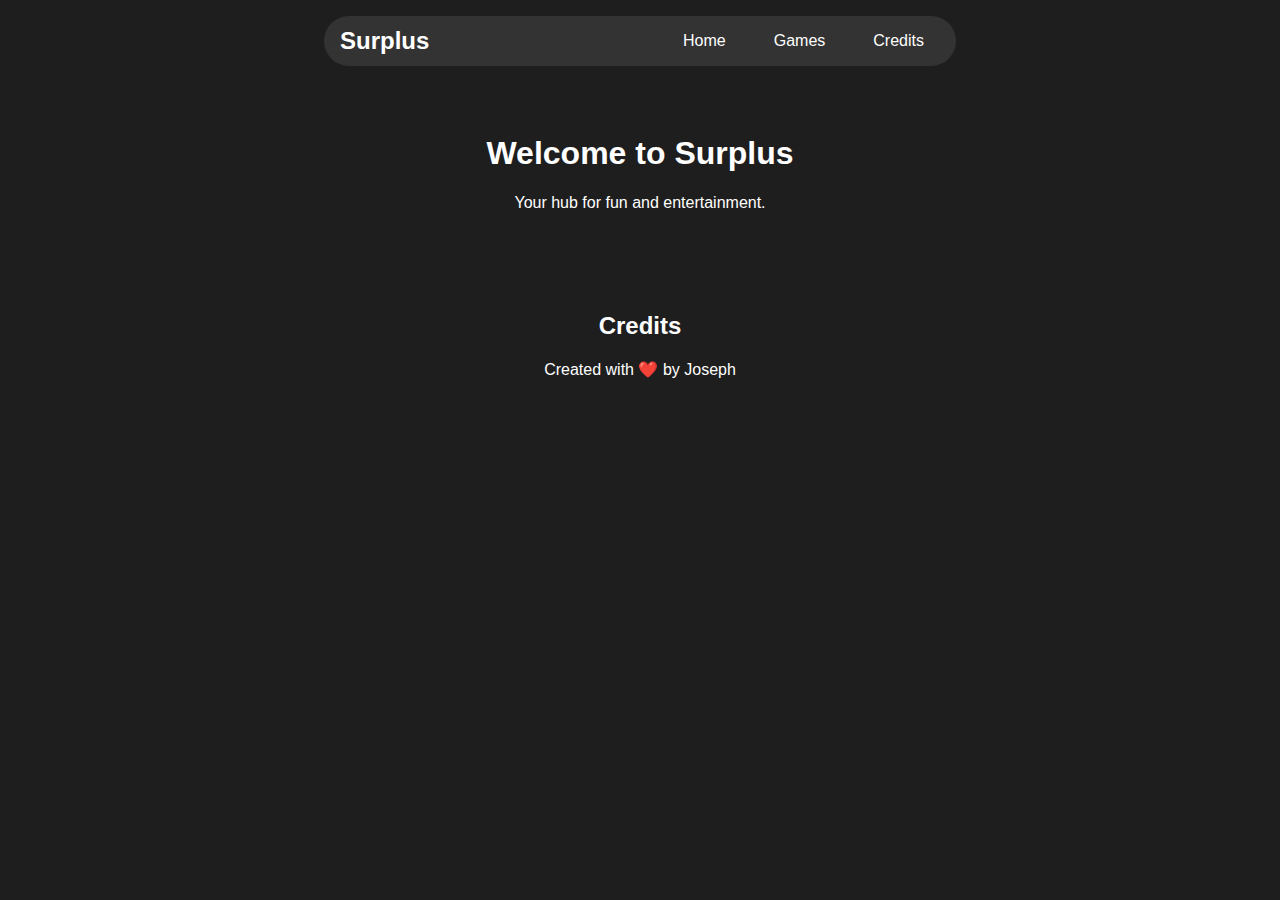
<file: index.html>
<!DOCTYPE html>
<html lang="en">
<head>
  <meta charset="UTF-8">
  <meta name="viewport" content="width=device-width, initial-scale=1.0">
  <title>Surplus - Home</title>
  <link rel="stylesheet" href="styles.css">
</head>
<body>
  <nav class="navbar">
    <div class="nav-brand">Surplus</div>
    <div class="nav-links">
      <a href="index.html" class="nav-link">Home</a>
      <a href="games.html" class="nav-link">Games</a>
      <a href="#credits" class="nav-link">Credits</a>
    </div>
   
  </nav>

  <section id="home" class="section hero">
    <h1>Welcome to Surplus</h1>
    <p>Your hub for fun and entertainment.</p>
  </section>

  <section id="credits" class="section">
    <h2>Credits</h2>
    <p>Created with ❤️ by Joseph</p>
  </section>


</body>
</html>
</file>
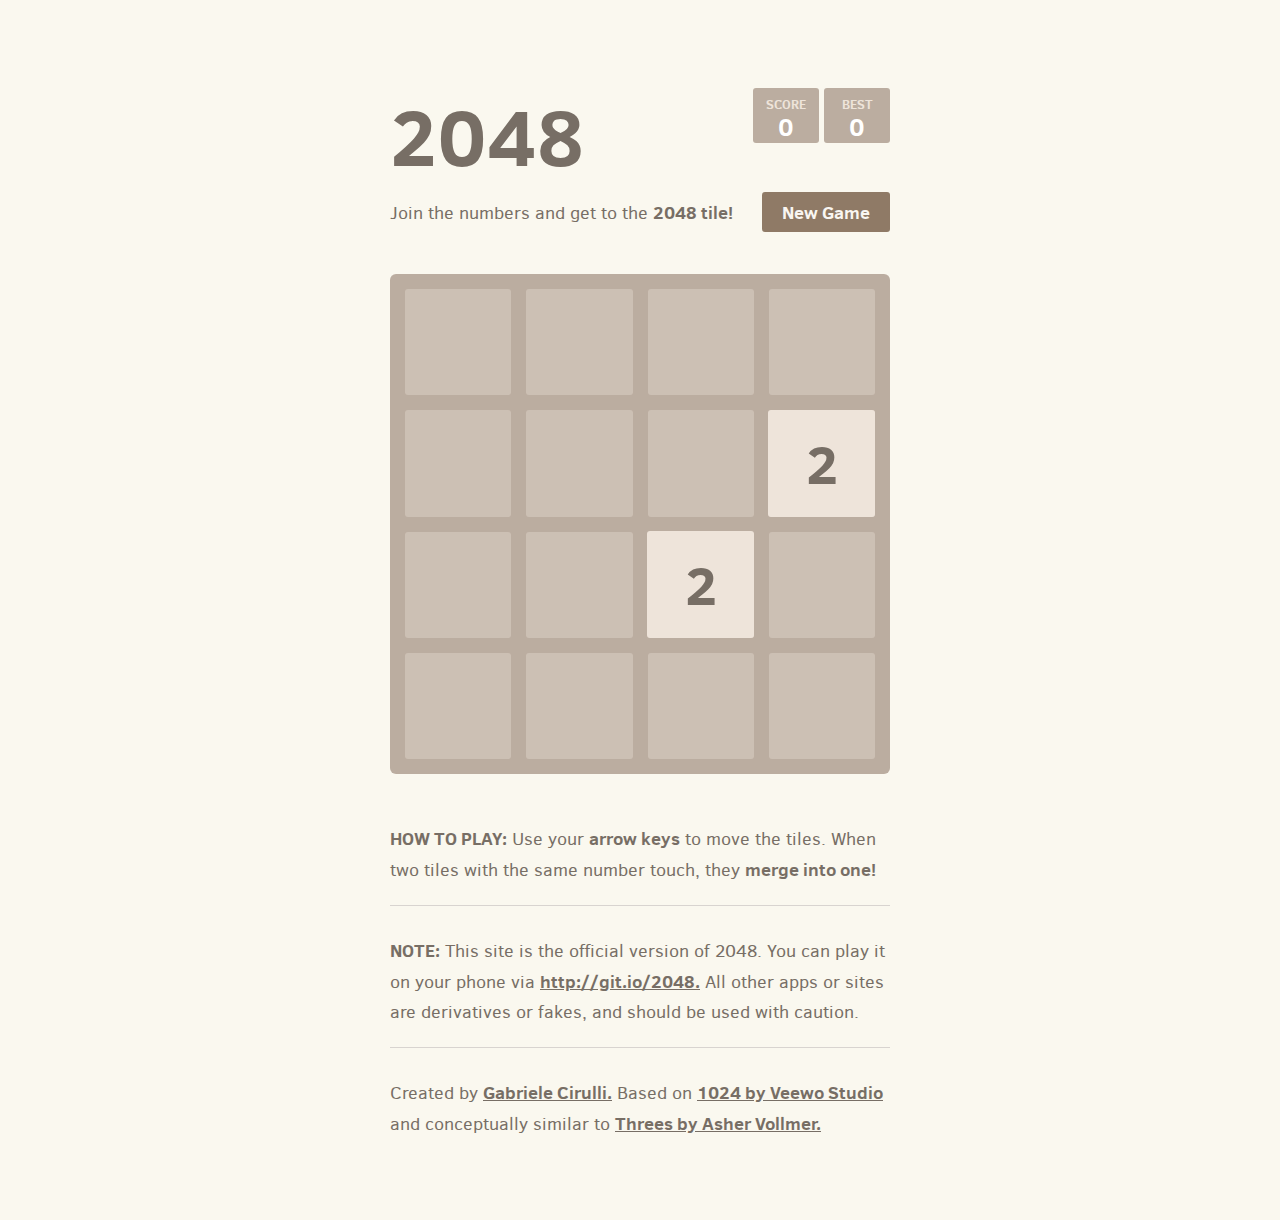
<file: games/2048/index.html>
<!DOCTYPE html>
<html>
	<head>
		<meta charset="utf-8" />
		<title>2048</title>

		<link href="style/main.css" rel="stylesheet" type="text/css" />
		<link rel="shortcut icon" href="favicon.ico" />
		<link rel="apple-touch-icon" href="meta/apple-touch-icon.png" />
		<link
			rel="apple-touch-startup-image"
			href="meta/apple-touch-startup-image-640x1096.png"
			media="(device-width: 320px) and (device-height: 568px) and (-webkit-device-pixel-ratio: 2)"
		/>
		<!-- iPhone 5+ -->
		<link
			rel="apple-touch-startup-image"
			href="meta/apple-touch-startup-image-640x920.png"
			media="(device-width: 320px) and (device-height: 480px) and (-webkit-device-pixel-ratio: 2)"
		/>
		<!-- iPhone, retina -->
		<meta name="apple-mobile-web-app-capable" content="yes" />
		<meta name="apple-mobile-web-app-status-bar-style" content="black" />

		<meta name="HandheldFriendly" content="True" />
		<meta name="MobileOptimized" content="320" />
		<meta
			name="viewport"
			content="width=device-width, target-densitydpi=160dpi, initial-scale=1.0, maximum-scale=1, user-scalable=no, minimal-ui"
		/>
	</head>
	<body>
		<div class="container">
			<div class="heading">
				<h1 class="title">2048</h1>
				<div class="scores-container">
					<div class="score-container">0</div>
					<div class="best-container">0</div>
				</div>
			</div>

			<div class="above-game">
				<p class="game-intro">Join the numbers and get to the <strong>2048 tile!</strong></p>
				<a class="restart-button">New Game</a>
			</div>

			<div class="game-container">
				<div class="game-message">
					<p></p>
					<div class="lower">
						<a class="keep-playing-button">Keep going</a>
						<a class="retry-button">Try again</a>
					</div>
				</div>

				<div class="grid-container">
					<div class="grid-row">
						<div class="grid-cell"></div>
						<div class="grid-cell"></div>
						<div class="grid-cell"></div>
						<div class="grid-cell"></div>
					</div>
					<div class="grid-row">
						<div class="grid-cell"></div>
						<div class="grid-cell"></div>
						<div class="grid-cell"></div>
						<div class="grid-cell"></div>
					</div>
					<div class="grid-row">
						<div class="grid-cell"></div>
						<div class="grid-cell"></div>
						<div class="grid-cell"></div>
						<div class="grid-cell"></div>
					</div>
					<div class="grid-row">
						<div class="grid-cell"></div>
						<div class="grid-cell"></div>
						<div class="grid-cell"></div>
						<div class="grid-cell"></div>
					</div>
				</div>

				<div class="tile-container"></div>
			</div>

			<p class="game-explanation">
				<strong class="important">How to play:</strong> Use your <strong>arrow keys</strong> to move
				the tiles. When two tiles with the same number touch, they <strong>merge into one!</strong>
			</p>
			<hr />
			<p>
				<strong class="important">Note:</strong> This site is the official version of 2048. You can
				play it on your phone via <a href="http://git.io/2048">http://git.io/2048.</a> All other
				apps or sites are derivatives or fakes, and should be used with caution.
			</p>
			<hr />
			<p>
				Created by <a href="http://gabrielecirulli.com" target="_blank">Gabriele Cirulli.</a> Based
				on
				<a href="https://itunes.apple.com/us/app/1024!/id823499224" target="_blank"
					>1024 by Veewo Studio</a
				>
				and conceptually similar to
				<a href="http://asherv.com/threes/" target="_blank">Threes by Asher Vollmer.</a>
			</p>
		</div>

		<script src="js/bind_polyfill.js"></script>
		<script src="js/classlist_polyfill.js"></script>
		<script src="js/animframe_polyfill.js"></script>
		<script src="js/keyboard_input_manager.js"></script>
		<script src="js/html_actuator.js"></script>
		<script src="js/grid.js"></script>
		<script src="js/tile.js"></script>
		<script src="js/local_storage_manager.js"></script>
		<script src="js/game_manager.js"></script>
		<script src="js/application.js"></script>
	</body>
</html>
</file>
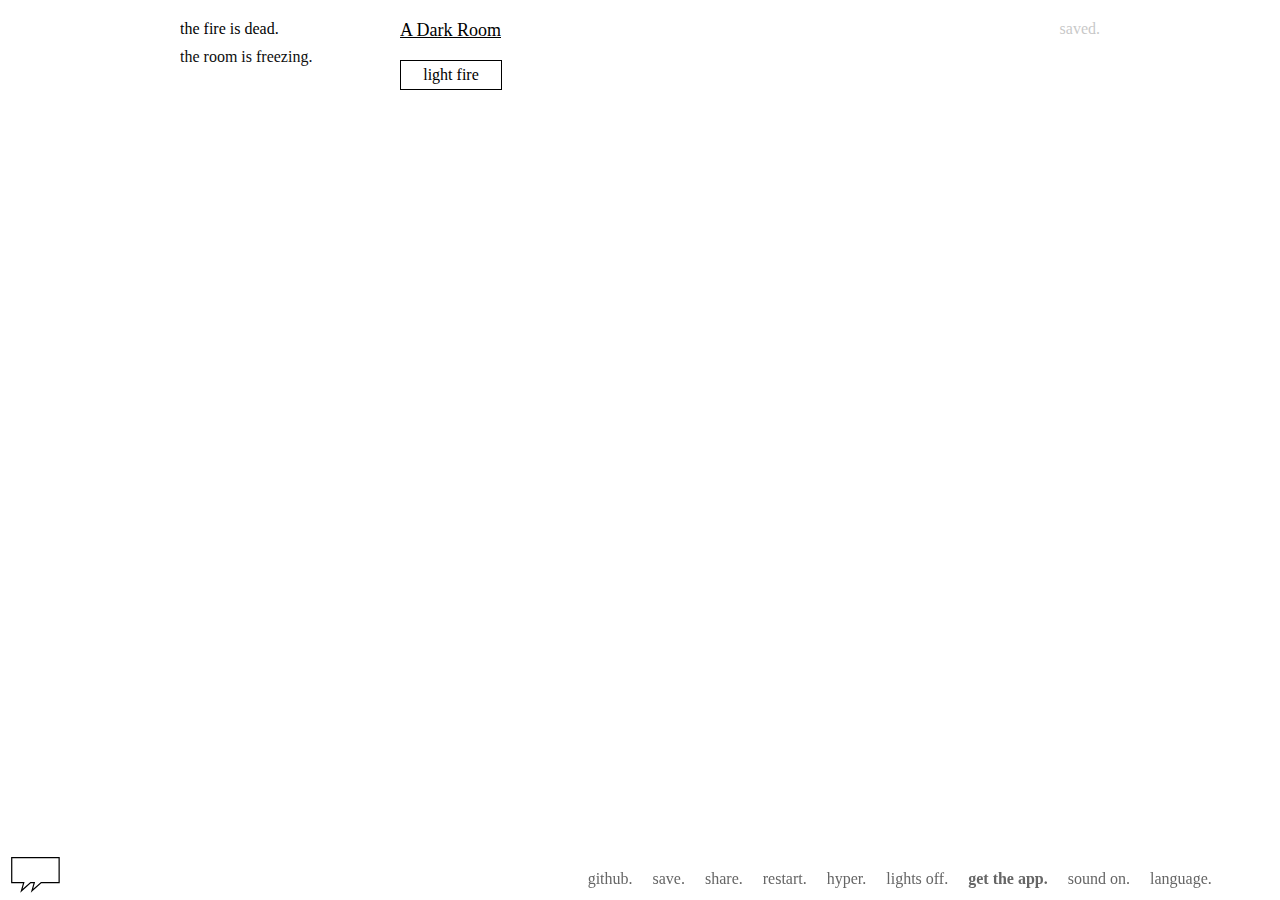
<file: games/a-dark-room/index.html>
<!DOCTYPE html>
<html itemscope itemtype="https://schema.org/CreativeWork">
	<head>
		<meta charset="UTF-8" />
		<!--  
		A Dark Room (v1.4)
		==================
		
		A minimalist text adventure by Michael Townsend and all his friends.
		Inspired by Candy Box (http://candies.aniwey.net/)
		Contribute on GitHub! (https://github.com/doublespeakgames/adarkroom/)
	-->
		<title>A Dark Room</title>
		<meta
			itemprop="description"
			name="description"
			property="og:description"
			content="A minimalist text adventure"
		/>
		<meta itemprop="image" property="og:image" content="img/adr.png" />
		<meta itemprop="name" property="og:title" content="A Dark Room" />
		<link rel="shortcut icon" href="favicon.ico" />
		<link rel="image_src" href="img/adr.png" />
		<script src="https://ajax.googleapis.com/ajax/libs/jquery/1.10.1/jquery.min.js"></script>
		<script>
			if (!window.jQuery) {
				document.write('<script src="lib/jquery.min.js"><\/script>');
			}
		</script>
		<script src="lib/jquery.color-2.1.2.min.js"></script>
		<script src="lib/jquery.event.move.js"></script>
		<script src="lib/jquery.event.swipe.js"></script>
		<script src="lib/base64.js"></script>
		<script src="lib/translate.js"></script>

		<script src="lang/langs.js"></script>

		<script>
			// try to read "lang" param's from url
			var lang =
				decodeURIComponent(
					(new RegExp('[?|&]lang=' + '([^&;]+?)(&|#|;|$)').exec(location.search) || [
						,
						''
					])[1].replace(/\+/g, '%20')
				) || null;
			// if no language requested, try to read it from local storage
			if (!lang) {
				try {
					lang = localStorage.lang;
				} catch (e) {}
			}
			// if a language different than english requested, load all translations
			if (lang && lang != 'en') {
				document.write('<script src="lang/' + lang + '/strings.js"><\/script>');
				document.write(
					'<link rel="stylesheet" type="text/css" href="lang/' + lang + '/main.css" \/>'
				);
			}
		</script>

		<script src="script/Button.js"></script>
		<script src="script/audioLibrary.js"></script>
		<script src="script/audio.js"></script>
		<script src="script/engine.js"></script>
		<script src="script/state_manager.js"></script>
		<script src="script/header.js"></script>
		<script src="script/notifications.js"></script>
		<script src="script/events.js"></script>
		<script src="script/room.js"></script>
		<script src="script/outside.js"></script>
		<script src="script/world.js"></script>
		<script src="script/path.js"></script>
		<script src="script/ship.js"></script>
		<script src="script/space.js"></script>
		<script src="script/prestige.js"></script>
		<script src="script/scoring.js"></script>
		<!-- Event modules -->
		<script src="script/events/global.js"></script>
		<script src="script/events/room.js"></script>
		<script src="script/events/outside.js"></script>
		<script src="script/events/encounters.js"></script>
		<script src="script/events/setpieces.js"></script>
		<script src="script/events/marketing.js"></script>

		<script type="text/javascript">
			var oldIE = false;
		</script>
		<!--[if lt IE 9]>
			<script type="text/javascript">
				oldIE = true;
			</script>
		<![endif]-->

		<link rel="stylesheet" type="text/css" href="css/main.css" />
		<link rel="stylesheet" type="text/css" href="css/room.css" />
		<link rel="stylesheet" type="text/css" href="css/outside.css" />
		<link rel="stylesheet" type="text/css" href="css/path.css" />
		<link rel="stylesheet" type="text/css" href="css/world.css" />
		<link rel="stylesheet" type="text/css" href="css/ship.css" />
		<link rel="stylesheet" type="text/css" href="css/space.css" />

		<script src="script/localization.js"></script>
	</head>
	<body>
		<div id="wrapper">
			<div id="saveNotify">
				<script>
					document.write(_('saved.'));
				</script>
			</div>
			<div id="content">
				<div id="outerSlider">
					<div id="main">
						<div id="header"></div>
					</div>
				</div>
			</div>
		</div>
		<a class="logo" href="https://www.doublespeakgames.com" alt="doublespeak games" target="_blank">
			<svg
				xmlns:dc="http://purl.org/dc/elements/1.1/"
				xmlns:cc="http://creativecommons.org/ns#"
				xmlns:rdf="http://www.w3.org/1999/02/22-rdf-syntax-ns#"
				xmlns:svg="http://www.w3.org/2000/svg"
				xmlns="http://www.w3.org/2000/svg"
				version="1.1"
				viewBox="0 0 41.75 32.84375"
				class="logo-icon"
			>
				<path
					d="m 18.024533,28.5722 c 2.532365,-2.243 5.064679,-4.4861 7.596993,-6.7292 4.907813,0 9.815625,0 14.723438,0 0,-6.8136 0,-13.6272 0,-20.4408 -12.976656,0 -25.953312,0 -38.9299676,0 0,6.8136 0,13.6272 0,20.4408 3.2917905,0 6.5835811,0 9.8753716,0 -0.643311,2.2431 -1.286622,4.4861 -1.9299604,6.7292 2.5323644,-2.243 5.0646784,-4.4861 7.5969924,-6.7292 0.999066,0 1.998131,0 2.997197,0 -0.643345,2.2431 -1.286691,4.4861 -1.930064,6.7292 z"
					style="
						stroke-width: 1;
						fill: none;
						stroke-linejoin: miter;
						stroke-miterlimit: 10;
						stroke-dasharray: none;
					"
				></path>
			</svg>
		</a>
	</body>
</html>
</file>
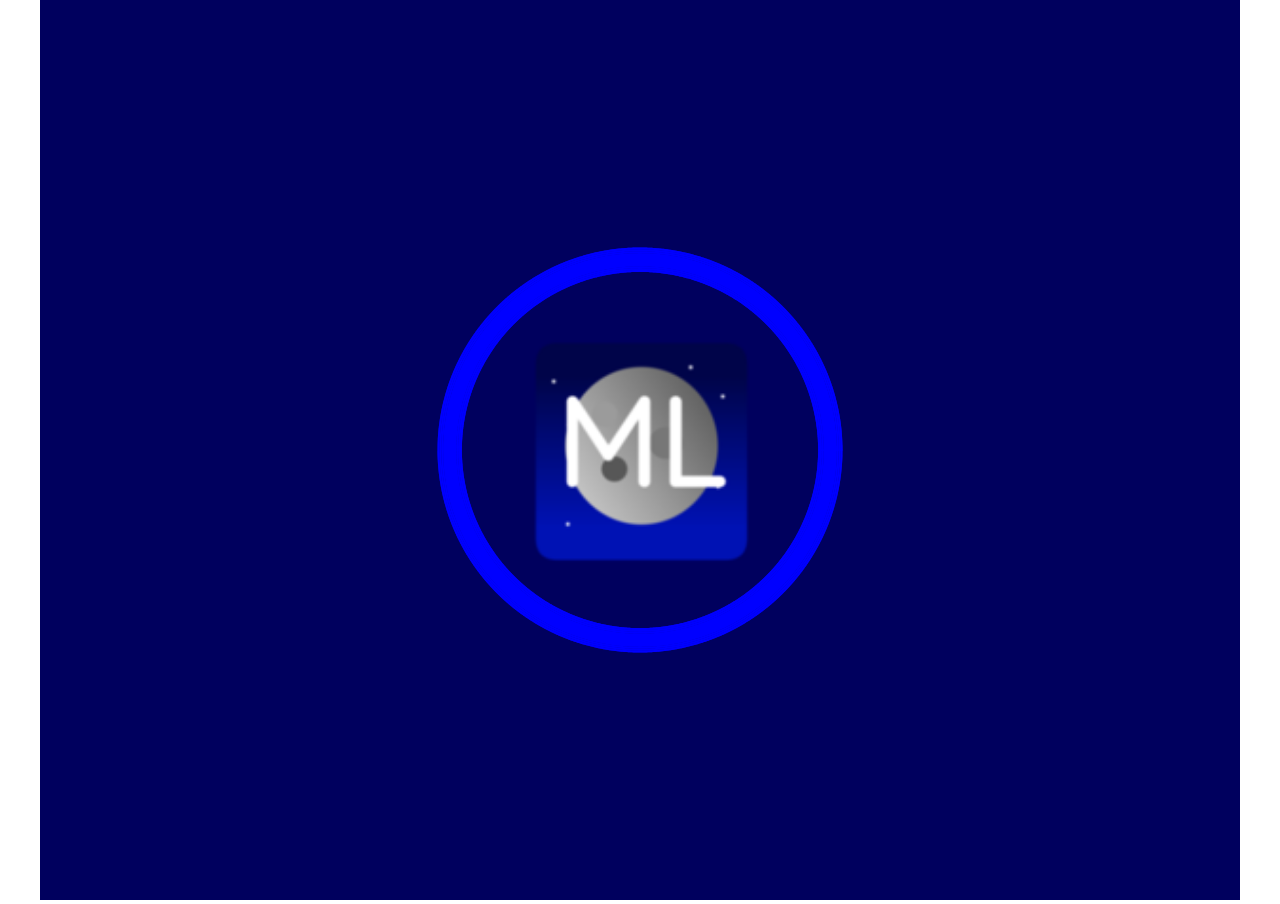
<file: games/ball-dodge/index.html>
<!DOCTYPE html>
<html lang="en">

<style type="text/css">
  h1 {
    font-family: Arial, Helvetica, sans-serif;
    color: #F00;
    font-size: x-large;
  }

  p {
    font-family: Arial, Helvetica, sans-serif;
    color: #000;
    font-size: small;
  }

  body {
    background-color: #FFF;
    text-align: center;
    margin: 0;
    padding: 0;
  }

  #bloctxt {
    border-left-width: 5px;
    border-left-style: solid;
    border-left-color: #F00;
    padding-left: 10px;
    position: absolute;
    left: 50%%;
    width: 600px;
    margin-left: -260px
  }
</style>

<head>
  <meta http-equiv="Content-Type" content="text/html; charset=UTF-8" />

  <!-- Enables full-screen on iOS devices -->
  <meta name="viewport"
    content="initial-scale=1.0, maximum-scale=1.0, minimum-scale=1.0, user-scalable=no, target-densitydpi=device-dpi" />
  <meta name="apple-mobile-web-app-capable" content="yes" />
  <meta name="apple-mobile-web-app-status-bar-style" content="black" />
  <meta name="HandheldFriendly" content="true" />
  <link rel="icon" href="icon.png">

  <title>Ball Dodge</title>


  <!-- EXTRASOURCES -->
  <!-- Loads the Javascript code...-->
  <script src="src/Runtime.js"></script>

  <script>

    // Detection of when the html file is ran locally.
    // You can remove this code for the final version
    if (window.location.protocol == "file:") {
      document.write('<div id="bloctxt">');
      document.write('<h1>The application cannot be run...</h1>');
      document.write('<p>HTML browsers do not allow you to launch data files directly from the file system.<br>');
      document.write('A drag & drop of the html file on a web-browser window will not work, on any machine.<br>');
      document.write('Please use the Build & Run option (it opens a local web server) to run your application,<br>')
      document.write('or upload your application folder to a remote web-server, and start it from there...</p>');
      document.write('</div>');
      throw new error("Cannot run application");
    }
  </script>
</head>

<body>

  <div style="display: inline-block; -webkit-user-select: none; text-align: left;">
    <canvas id="MMFCanvas" width="640" height="480">
      Your browser does not support Canvas.
    </canvas>
  </div>

  <script>
    // RUNTIMESTART
    // This is where the HTML5 runtime is actually started
    window.addEventListener("load", windowLoaded, false);
    function windowLoaded() {
      // Calls the runtime
      // First parameter : name of the canvas element
      // Second parameter : path to the cch file. Images and sounds must lay beside this file
      new Runtime("MMFCanvas", "resources/Ball Dodge.cch");
    }
    // RUNTIMESTARTEND
  </script>

</body>

</html>
</file>
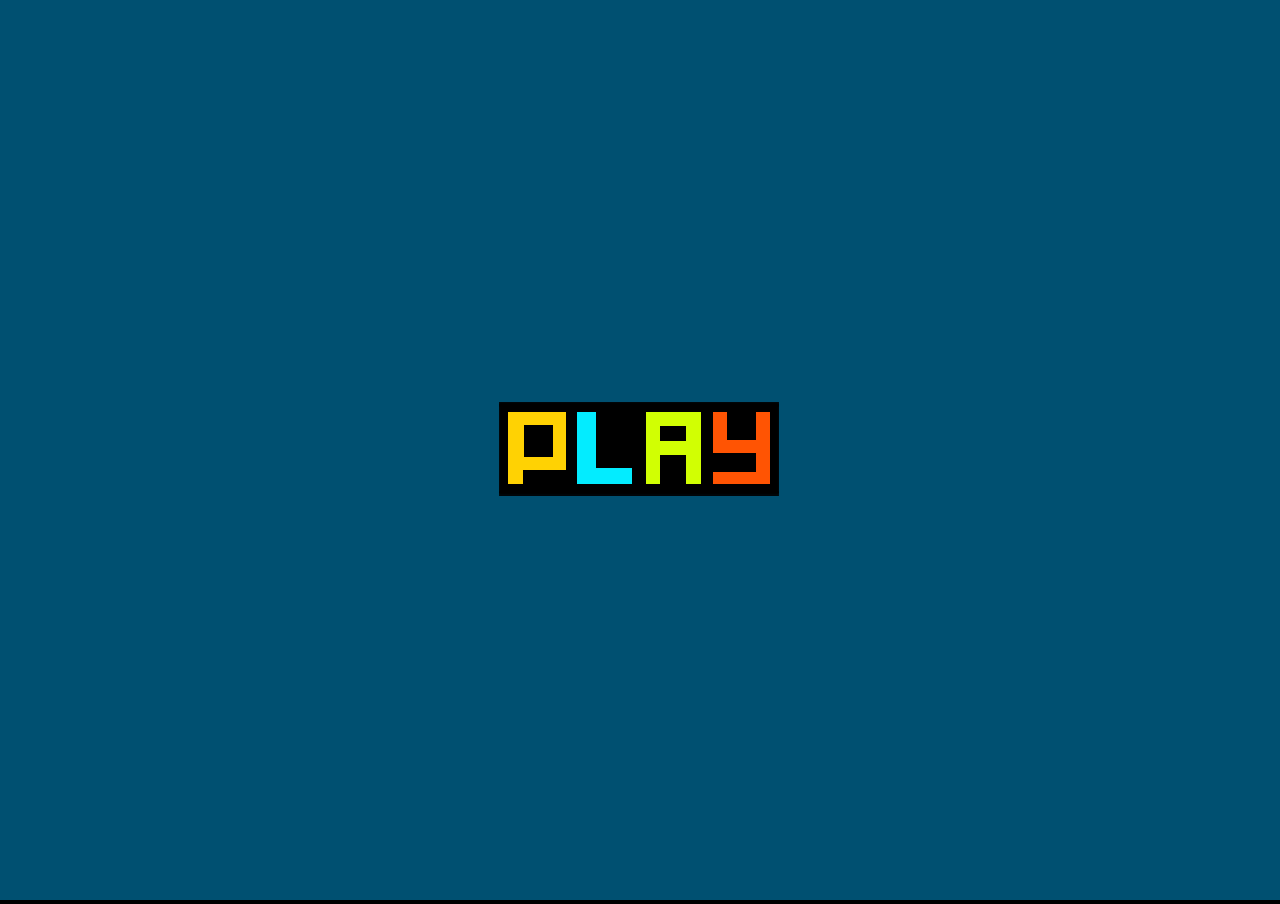
<file: games/basket-random/index.html>
<!DOCTYPE html>
<html>
	<head>
		<meta charset="UTF-8" />
		<title>Basket Random</title>
		<meta
			name="viewport"
			content="width=device-width, initial-scale=1.0, maximum-scale=1.0, minimum-scale=1.0, user-scalable=no"
		/>

		<meta name="generator" content="Construct 3" />

		<link rel="manifest" href="appmanifest.json" />

		<link rel="stylesheet" href="style.css" />

		<script>
			window.addEventListener(
				'keydown',
				function (e) {
					// space and arrow keys
					if ([32, 37, 38, 39, 40].indexOf(e.keyCode) > -1) {
						e.preventDefault();
					}
				},
				false
			);
		</script>
	</head>
	<body>
		<div id="fb-root"></div>
		<script src="box2d.wasm.js"></script>
		<noscript>
			<div id="notSupportedWrap">
				<h2 id="notSupportedTitle">This content requires JavaScript</h2>
				<p class="notSupportedMessage">
					JavaScript appears to be disabled. Please enable it to view this content.
				</p>
				<p class="notSupportedMessage">
					This content was made with Construct 3 - a
					<a href="https://www.construct.net/en">free game maker</a>.
				</p>
			</div>
		</noscript>
		<script src="scripts/supportcheck.js"></script>
		<script src="scripts/offlineclient.js"></script>
		<script src="scripts/main.js"></script>
		<script src="scripts/register-sw.js"></script>
	</body>
</html>
</file>
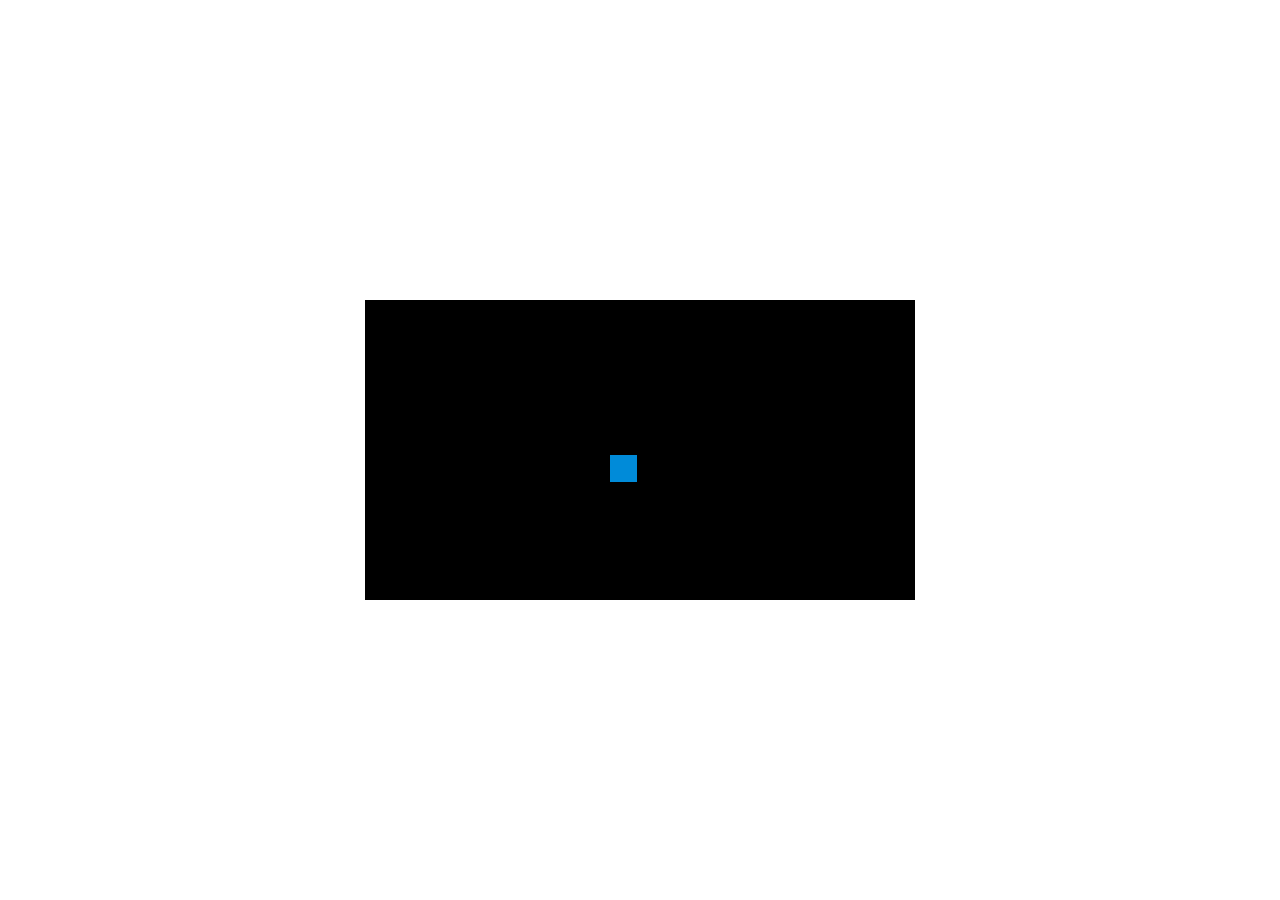
<file: games/bloxorz/index.html>
<!DOCTYPE html>
<!--
	NOTES:
	1. All tokens are represented by '$' sign in the template.
	2. You can write your code only wherever mentioned.
	3. All occurrences of existing tokens will be replaced by their appropriate values.
	4. Blank lines will be removed automatically.
	5. Remove unnecessary comments before creating your template.
-->
<html>
<meta charset="UTF-8">
<title>Bloxorz</title>
<!-- write your code here -->
<style>
  #animation_container, #_preload_div_ {
	position:absolute;
	margin:auto;
	left:0;right:0;
	top:0;bottom:0;
  }
</style>
<script src="https://code.createjs.com/createjs-2015.11.26.min.js"></script>
<script src="bloxorz.js"></script>
<script>
var canvas, stage, exportRoot, anim_container, dom_overlay_container, fnStartAnimation;
function init() {
	canvas = document.getElementById("canvas");
	anim_container = document.getElementById("animation_container");
	dom_overlay_container = document.getElementById("dom_overlay_container");
	var comp=AdobeAn.getComposition("FE31B685947E79408F0C8768D6EC8517");
	var lib=comp.getLibrary();
	var loader = new createjs.LoadQueue(false);
	loader.installPlugin(createjs.Sound);
	loader.addEventListener("fileload", function(evt){handleFileLoad(evt,comp)});
	loader.addEventListener("complete", function(evt){handleComplete(evt,comp)});
	var lib=comp.getLibrary();
	loader.loadManifest(lib.properties.manifest);
}
function handleFileLoad(evt, comp) {
	var images=comp.getImages();	
	if (evt && (evt.item.type == "image")) { images[evt.item.id] = evt.result; }	
}
function handleComplete(evt,comp) {
	//This function is always called, irrespective of the content. You can use the variable "stage" after it is created in token create_stage.
	var lib=comp.getLibrary();
	var ss=comp.getSpriteSheet();
	var queue = evt.target;
	var ssMetadata = lib.ssMetadata;
	for(i=0; i<ssMetadata.length; i++) {
		ss[ssMetadata[i].name] = new createjs.SpriteSheet( {"images": [queue.getResult(ssMetadata[i].name)], "frames": ssMetadata[i].frames} )
	}
	var preloaderDiv = document.getElementById("_preload_div_");
	preloaderDiv.style.display = 'none';
	dom_overlay_container.style.display = canvas.style.display = 'block';
	exportRoot = new lib.bloxorzhtml();
	stage = new lib.Stage(canvas);
	stage.enableMouseOver();	
	//Registers the "tick" event listener.
	fnStartAnimation = function() {
		stage.addChild(exportRoot);
		createjs.Ticker.setFPS(lib.properties.fps);
		createjs.Ticker.addEventListener("tick", stage);
	}	    
	//Code to support hidpi screens and responsive scaling.
	function makeResponsive(isResp, respDim, isScale, scaleType) {		
		var lastW, lastH, lastS=1;		
		window.addEventListener('resize', resizeCanvas);		
		resizeCanvas();		
		function resizeCanvas() {			
			var w = lib.properties.width, h = lib.properties.height;			
			var iw = window.innerWidth, ih=window.innerHeight;			
			var pRatio = window.devicePixelRatio || 1, xRatio=iw/w, yRatio=ih/h, sRatio=1;			
			if(isResp) {                
				if((respDim=='width'&&lastW==iw) || (respDim=='height'&&lastH==ih)) {                    
					sRatio = lastS;                
				}				
				else if(!isScale) {					
					if(iw<w || ih<h)						
						sRatio = Math.min(xRatio, yRatio);				
				}				
				else if(scaleType==1) {					
					sRatio = Math.min(xRatio, yRatio);				
				}				
				else if(scaleType==2) {					
					sRatio = Math.max(xRatio, yRatio);				
				}			
			}			
			canvas.width = w*pRatio*sRatio;			
			canvas.height = h*pRatio*sRatio;
			canvas.style.width = anim_container.style.width = dom_overlay_container.style.width = preloaderDiv.style.width = w*sRatio+'px';				
			canvas.style.height = anim_container.style.height = dom_overlay_container.style.height = preloaderDiv.style.height = h*sRatio+'px';
			stage.scaleX = pRatio*sRatio;			
			stage.scaleY = pRatio*sRatio;			
			lastW = iw; lastH = ih; lastS = sRatio;            
			stage.tickOnUpdate = false;            
			stage.update();            
			stage.tickOnUpdate = true;		
		}
	}
	makeResponsive(true,'both',true,1);	
	AdobeAn.compositionLoaded(lib.properties.id);
	fnStartAnimation();
}
function playSound(id, loop) {
	return createjs.Sound.play(id, createjs.Sound.INTERRUPT_EARLY, 0, 0, loop);
}
</script>
<!-- write your code here -->

          <style type="text/css">
            .no-select {
            -webkit-touch-callout: none; /* iOS Safari */
            -webkit-user-select: none; /* Safari */
            -khtml-user-select: none; /* Konqueror HTML */
            -moz-user-select: none; /* Old versions of Firefox */
            -ms-user-select: none; /* Internet Explorer/Edge */
            user-select: none; /* Non-prefixed version, currently supported by Chrome, Edge, Opera and Firefox */
            }
          </style>
        </head>
<body onload="init();" style="margin:0px;">
	<div id="animation_container" style="background-color:rgba(0, 0, 0, 1.00); width:550px; height:300px">
		<canvas id="canvas" width="550" height="300" style="position: absolute; display: none; background-color:rgba(0, 0, 0, 1.00);"></canvas>
		<div id="dom_overlay_container" style="pointer-events:none; overflow:hidden; width:550px; height:300px; position: absolute; left: 0px; top: 0px; display: none;">
		</div>
	</div>
    <div id='_preload_div_' style='position:absolute; top:0; left:0; display: inline-block; height:300px; width: 550px; text-align: center;'>	<span style='display: inline-block; height: 100%; vertical-align: middle;'></span>	<img src=images/_preloader.gif style='vertical-align: middle; max-height: 100%'/></div>
<script>function fnSendMsg(evt){
          if(typeof window.parent.postMessage == 'function') {
            window.parent.postMessage('keypress-from-game', '*');
          } else if(typeof window.top.postMessage == 'function' && window.top != window.self) {
            window.top.postMessage('keypress-from-game', '*');
          }
        }
        document.body.addEventListener('click', function(event) {
          fnSendMsg(event);
        });
        document.addEventListener('keypress', function(event) {
        	 fnSendMsg(event);
        });
        document.addEventListener('keydown', function (e) {
        	 fnSendMsg(event);
        });
        document.addEventListener('keyup', function (e) {
        	  fnSendMsg(event);
        });
        </script></body>
</html>
</file>
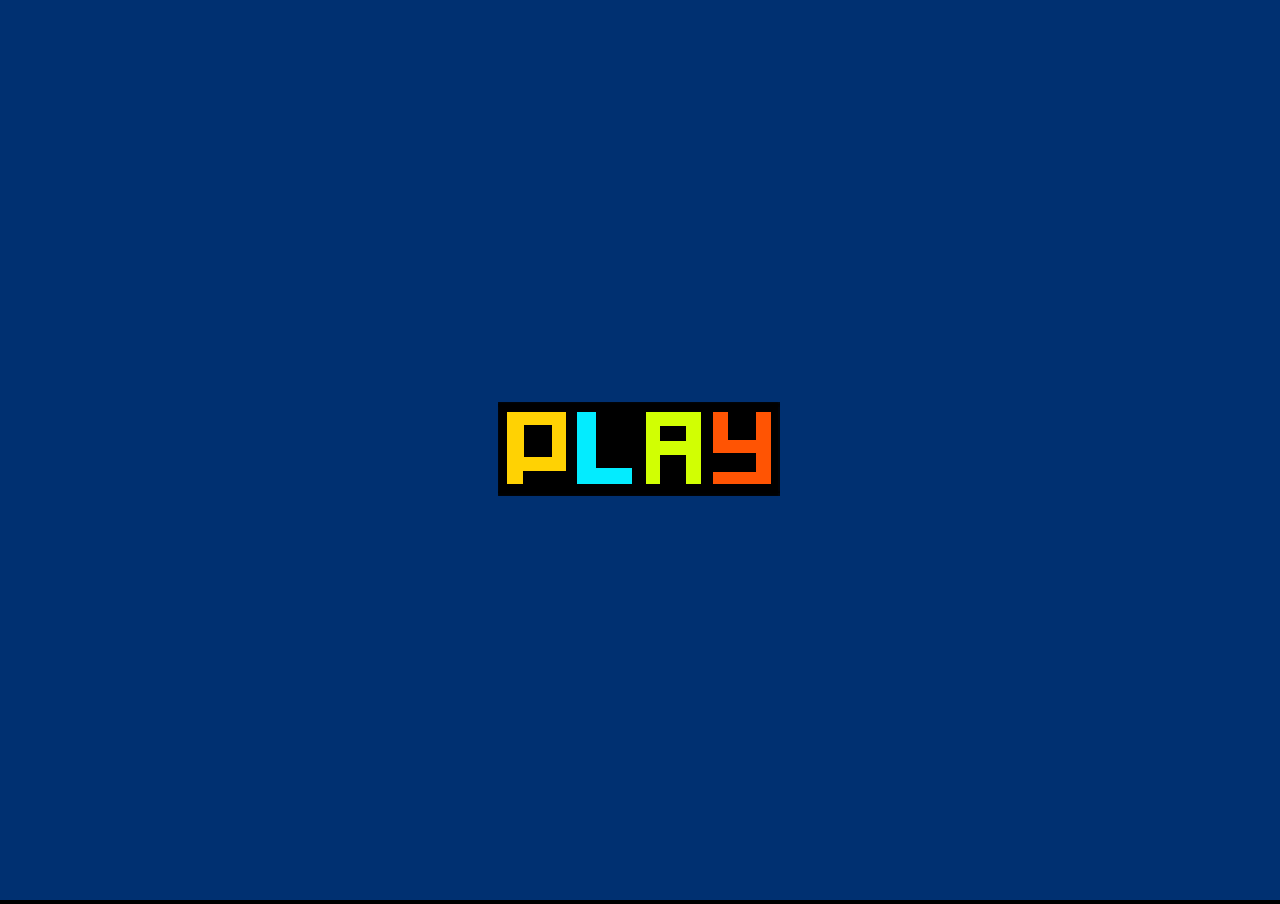
<file: games/boxing-random/index.html>
<!DOCTYPE html>
<html>
	<head>
		<meta charset="UTF-8" />
		<title>Boxing Random</title>
		<meta
			name="viewport"
			content="width=device-width, initial-scale=1.0, maximum-scale=1.0, minimum-scale=1.0, user-scalable=no"
		/>

		<meta name="generator" content="Construct 3" />

		<link rel="manifest" href="appmanifest.json" />

		<link rel="stylesheet" href="style.css" />

		<script>
			window.addEventListener(
				'keydown',
				function (e) {
					// space and arrow keys
					if ([32, 37, 38, 39, 40].indexOf(e.keyCode) > -1) {
						e.preventDefault();
					}
				},
				false
			);
		</script>
	</head>
	<body>
		<div id="fb-root"></div>
		<script src="box2d.wasm.js"></script>
		<noscript>
			<div id="notSupportedWrap">
				<h2 id="notSupportedTitle">This content requires JavaScript</h2>
				<p class="notSupportedMessage">
					JavaScript appears to be disabled. Please enable it to view this content.
				</p>
			</div>
		</noscript>
		<script src="scripts/supportcheck.js"></script>
		<script src="scripts/offlineclient.js"></script>
		<script src="scripts/main.js"></script>
		<script src="scripts/register-sw.js"></script>
	</body>
</html>
</file>
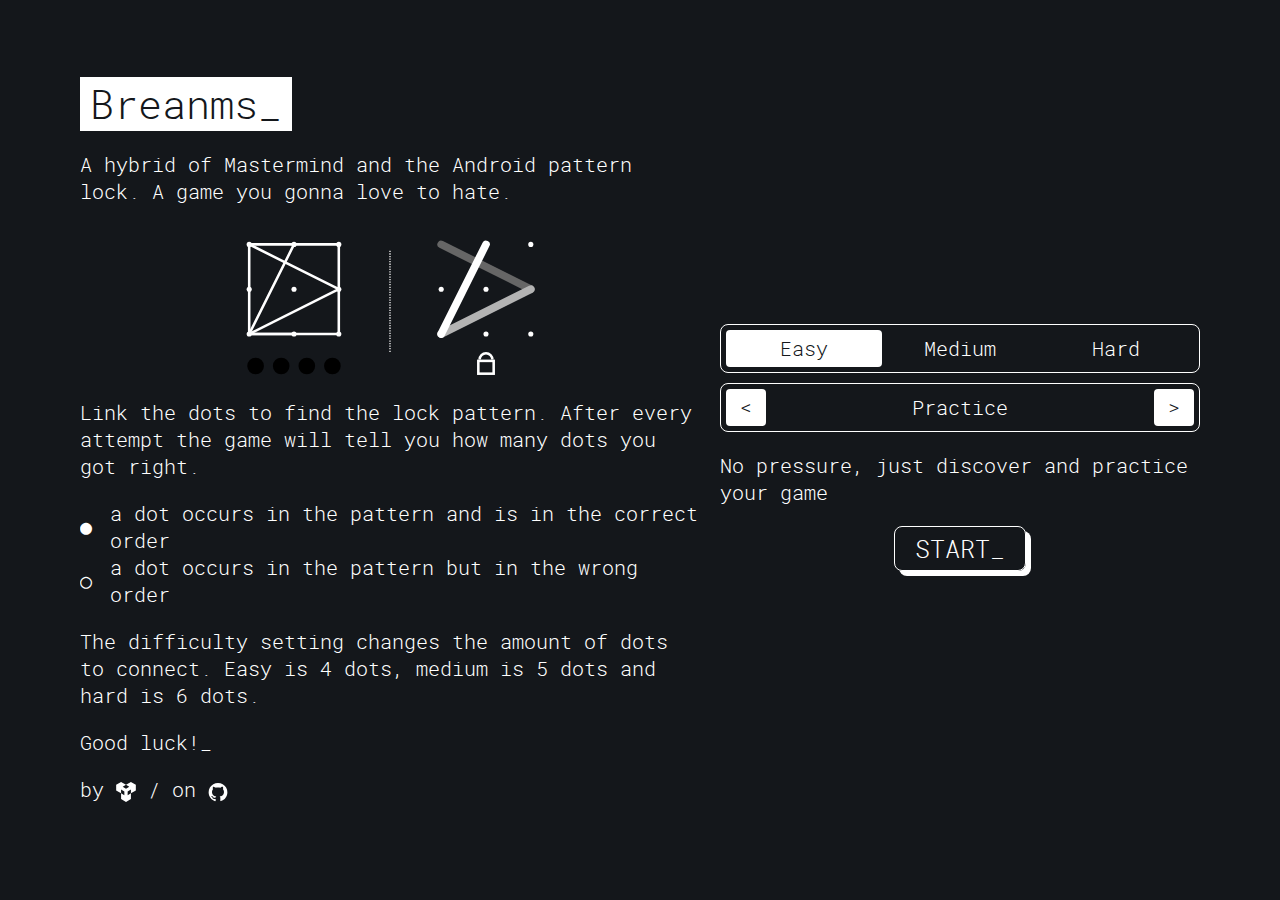
<file: games/breaklock/index.html>
<!DOCTYPE html>
<html>
	<head>
		<title>BreakLock</title>
		<meta http-equiv="X-UA-Compatible" content="IE=edge" />

		<link rel="shortcut icon" href="assets/favicon.ico" />
		<meta name="theme-color" content="#14171b" />

		<meta name="apple-mobile-web-app-title" content="BreakLock" />
		<meta name="apple-mobile-web-app-capable" content="yes" />
		<meta name="apple-mobile-web-app-status-bar-style" content="black" />

		<meta name="HandheldFriendly" content="True" />
		<meta name="MobileOptimized" content="320" />
		<meta
			name="viewport"
			content="width=device-width, initial-scale=1.0, maximum-scale=1, user-scalable=no, minimal-ui"
		/>

		<meta name="msapplication-TileImage" content="assets/icons/icon-144x144.png" />
		<meta name="msapplication-TileColor" content="#14171b" />

		<link rel="stylesheet" type="text/css" href="app.css" />
	</head>

	<body>
		<!-- Intro -->
		<p id="app-intro" style="font-family: monospace; color: #fff">
			$ ./breaklock start<br />
			Loading...
			<style type="text/css">
				body {
					background: #14171b;
				}
			</style>
		</p>

		<!-- Static content -->
		<div style="display: none">
			<div id="instructions-template">
				<object class="introduction-demo" data="assets/intro.svg" type="image/svg+xml"></object>
				<p>
					Link the dots to find the lock pattern. After every attempt the game will tell you how
					many dots you got right.
				</p>
				<p></p>
				<table>
					<tr>
						<td style="width: 1.5em">&#9679;</td>
						<td>a dot occurs in the pattern and is in the correct order</td>
					</tr>
					<tr>
						<td>&#9675;</td>
						<td>a dot occurs in the pattern but in the wrong order</td>
					</tr>
				</table>
				<p>
					The difficulty setting changes the amount of dots to connect. Easy is 4 dots, medium is 5
					dots and hard is 6 dots.
				</p>
				<p>Good luck!_</p>
				<p class="small">
					by
					<a href="https://twitter.com/mxwllt"
						><svg class="icon">
							<use
								xmlns:xlink="http://www.w3.org/1999/xlink"
								xlink:href="#icon-maxwellito"
							></use></svg
					></a>
					/ on
					<a href="https://github.com/maxwellito/breaklock"
						><svg class="icon">
							<use xmlns:xlink="http://www.w3.org/1999/xlink" xlink:href="#icon-github"></use></svg
					></a>
				</p>
			</div>
		</div>

		<!-- SVG Icon definitions -->
		<svg xmlns="http://www.w3.org/2000/svg" style="display: none">
			<symbol viewBox="0 0 128 128" id="icon-new_game">
				<path
					d="M111.5,120.5h-96c-4.418,0-8-3.582-8-8V16c0-3.236,1.949-6.153,4.938-7.391c2.991-1.237,6.432-0.554,8.718,1.734l48.5,48.5 c2.288,2.288,2.972,5.729,1.733,8.719S67.235,72.5,64,72.5H23.5v32h80v-80h-40c-4.418,0-8-3.582-8-8s3.582-8,8-8h48 c4.418,0,8,3.582,8,8v96C119.5,116.918,115.918,120.5,111.5,120.5z M23.5,56.5h21.187L23.5,35.313V56.5z"
				/>
			</symbol>
			<symbol viewBox="0 0 128 128" id="icon-back_home">
				<path
					d="M111.5,120.5h-96c-4.418,0-8-3.582-8-8V64c0-2.129,0.849-4.17,2.358-5.672l48.25-48C59.613,8.831,61.681,8.015,63.776,8 c2.123,0.007,4.157,0.858,5.652,2.365l47.875,48.25c1.907,1.922,2.639,4.569,2.196,7.047V112.5 C119.5,116.918,115.918,120.5,111.5,120.5z M23.5,104.5h80v-32h-40c-4.418,0-8-3.582-8-8s3.582-8,8-8h29.165L63.713,27.321 L23.5,67.326V104.5z"
				/>
			</symbol>
			<symbol viewBox="0 0 128 128" id="icon-continue">
				<path
					d="M15.5,120c-1.463,0-2.921-0.4-4.207-1.194C8.936,117.348,7.5,114.772,7.5,112V16c0-2.772,1.436-5.348,3.794-6.805 c2.359-1.458,5.304-1.591,7.784-0.35l96,48C117.788,58.2,119.5,60.97,119.5,64s-1.712,5.8-4.422,7.155l-96,48 C17.949,119.72,16.723,120,15.5,120z M23.5,28.944v70.111L93.611,64L23.5,28.944z"
				/>
			</symbol>
			<symbol viewBox="0 0 120 122" id="icon-maxwellito">
				<polyline
					points="30,0 60,17.33 40,28.88 60,40.43 80,28.88 60,17.33 90,0 120,17.33 120,51.98 90,69.29 90,46.20 70,57.75 70,80.84 90,69.29 90,103.93 60,121.26 30,103.93 30,69.29 50,80.84 50,57.75 30,46.2 30,69.29 0,51.98 0,17.33"
				/>
			</symbol>
			<symbol viewBox="0 0 128 128" id="icon-github">
				<path
					d="M115.9,35.4c-5.3-9.2-12.6-16.5-21.8-21.8c-9.2-5.4-19.2-8-30.1-8c-10.9,0-20.9,2.7-30.1,8C24.7,18.9,17.4,26.2,12,35.4 c-5.3,9.2-8,19.3-8,30.1c0,13.1,3.8,24.9,11.4,35.3c7.7,10.4,17.5,17.7,29.6,21.7c1.4,0.3,2.5,0.1,3.1-0.5c0.7-0.6,1-1.4,1-2.4 v-4.2l-0.1-7l-1.8,0.3c-1.1,0.3-2.6,0.3-4.4,0.3c-1.7,0-3.6-0.2-5.4-0.5c-1.9-0.3-3.6-1.1-5.3-2.3c-1.6-1.2-2.7-2.8-3.4-4.8 L28,99.5c-0.5-1.2-1.3-2.5-2.5-4c-1.1-1.5-2.2-2.5-3.4-3l-0.5-0.4c-0.4-0.3-0.7-0.5-1-0.9c-0.3-0.4-0.5-0.7-0.7-1.1 c-0.1-0.4,0-0.7,0.4-0.9c0.4-0.3,1.2-0.4,2.2-0.4l1.6,0.3c1,0.2,2.3,0.8,3.8,1.8c1.6,1,2.8,2.4,3.8,4.1c1.2,2.1,2.6,3.7,4.3,4.8 c1.7,1.1,3.4,1.6,5.1,1.6c1.7,0,3.2-0.1,4.5-0.4c1.2-0.2,2.4-0.6,3.5-1.1c0.5-3.5,1.8-6.2,3.8-8c-3-0.3-5.6-0.8-8-1.4 c-2.4-0.7-4.8-1.6-7.3-3.1c-2.5-1.4-4.7-3.1-6.3-5.2c-1.6-2.1-3-4.8-4.1-8.2c-1.1-3.4-1.6-7.3-1.6-11.7c0-6.3,2.1-11.7,6.2-16.1 c-1.9-4.7-1.8-10,0.5-16c1.5-0.4,3.7-0.1,6.7,1.1c3,1.2,5.1,2.2,6.5,3c1.4,0.8,2.5,1.5,3.3,2.1c4.8-1.4,9.9-2,15-2 c5.1,0,10.1,0.7,15,2l3-1.9c2-1.3,4.4-2.5,7.2-3.5c2.7-1,4.9-1.4,6.3-0.8c2.4,5.9,2.6,11.2,0.7,15.9c4.1,4.5,6.2,9.9,6.2,16.1 c0,4.4-0.5,8.3-1.6,11.8c-1,3.4-2.4,6.1-4.1,8.2c-1.7,2-3.8,3.8-6.3,5.1c-2.6,1.5-5,2.5-7.4,3.1c-2.4,0.6-5,1.1-8,1.4 c2.7,2.4,4.1,6.1,4.1,11.1v16.5c0,0.9,0.3,1.7,1,2.4c0.7,0.6,1.6,0.8,3.1,0.5c12-4,21.9-11.2,29.6-21.7 c7.7-10.4,11.4-22.2,11.4-35.3C124,54.7,121.3,44.6,115.9,35.4L115.9,35.4z"
				/>
			</symbol>
			<symbol viewBox="0 0 128 128" id="icon-facebook">
				<path
					d="M16,16v96h51.164V74.451h-12.08v-13.99h12.08V50.144c0-11.973,7.312-18.493,17.994-18.493c5.115,0,9.514,0.381,10.795,0.552 v12.514l-7.408,0.003c-5.809,0-6.934,2.76-6.934,6.811v8.932h13.854l-1.803,13.99H81.611V112H112V16H16z"
				/>
			</symbol>
			<symbol viewBox="0 0 128 128" id="icon-twitter">
				<path
					d="M128,24.3c-4.7,2.1-9.8,3.5-15.1,4.1c5.4-3.2,9.6-8.4,11.5-14.5c-5.1,3-10.7,5.2-16.7,6.4 C103,15.2,96.2,12,88.6,12c-14.5,0-26.3,11.8-26.3,26.3c0,2.1,0.2,4.1,0.7,6C41.2,43.2,21.9,32.7,8.9,16.8 C6.7,20.7,5.4,25.2,5.4,30c0,9.1,4.6,17.1,11.7,21.9c-4.3-0.1-8.4-1.3-11.9-3.3v0.3c0,12.7,9.1,23.3,21.1,25.7 c-2.2,0.6-4.5,0.9-6.9,0.9c-1.7,0-3.3-0.2-4.9-0.5c3.3,10.4,13,18,24.5,18.2c-9,7-20.3,11.2-32.6,11.2c-2.1,0-4.2-0.1-6.3-0.4 c11.6,7.5,25.4,11.8,40.2,11.8c48.3,0,74.7-40,74.7-74.7l-0.1-3.4C120,34.2,124.5,29.6,128,24.3z"
				/>
			</symbol>
		</svg>

		<noscript>
			<!--[if lte IE 6]>
				<p>
					If you read this it's probably because the world has rebooted. I don't know how but you
					arrived here. I'm sorry you cannot enjoy this little game but you will be able to in the
					not too distant future. Browsers will become incredibly better. Just before the world
					turns into chaos due to Nutella production shortages. Scientists will realise too late
					that Nutella was to humans what pollen is to bees. Don't believe the hype, the end didn't
					(or won't) happen because the 'left-pad' package got removed from NPM. Good luck.
				</p>
				<p>
					PS: If the world has ended, please tell thejameskyle that I loved him. Only his cat can
					save the world. (Shut the door)
				</p>
			<![endif]-->
		</noscript>

		<script src="app.js"></script>
		<script type="text/javascript">
			// Set up service worker
			if ('serviceWorker' in navigator) {
				navigator.serviceWorker.register('service-worker.js', { scope: '.' });
			}

			// Easter Egg to get it full black
			// Awesome for OLED screens
			if (localStorage.getItem('isDeepBlack')) {
				document.body.classList.add('deepblack');
			}
		</script>
	</body>
</html>
</file>
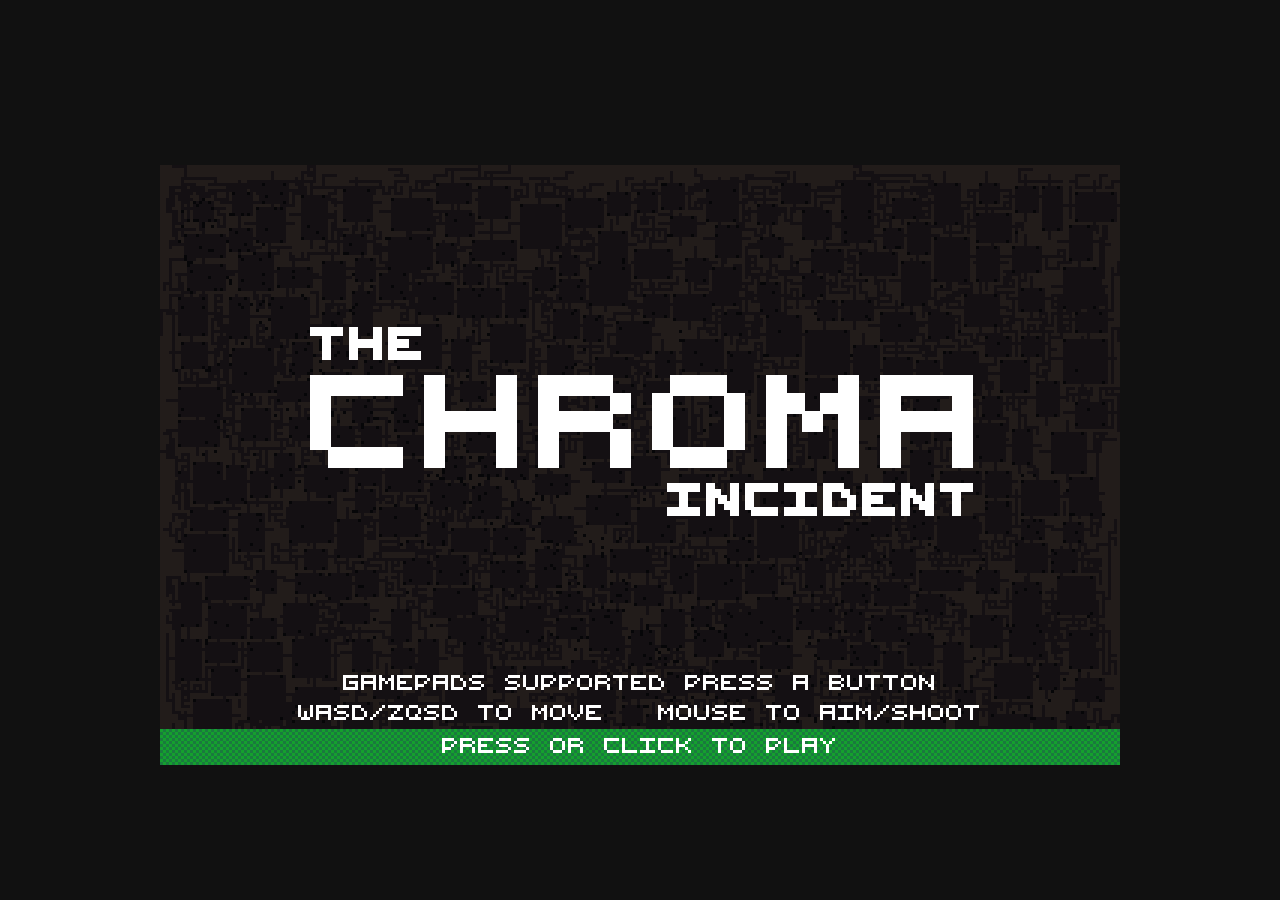
<file: games/chroma/index.html>
<!DOCTYPE html>
<html>
	<head>
		<meta charset="utf-8" />
		<meta name="viewport" content="width=device-width,initial-scale=1" />
		<title>JS13k</title>
		<link rel="stylesheet" href="game.min.css" />
	</head>
	<body>
		<canvas id="canvas"></canvas>
		<script src="game.min.js"></script>
	</body>
</html>
</file>
<file: styles.css>
/* General Styles */
body {
  font-family: Arial, sans-serif;
  margin: 0;
  padding: 0;
  background-color: #1e1e1e;
  color: #ffffff;
}

/* Navbar Styles */
.navbar {
  display: flex;
  justify-content: left;
  align-items: center;
  padding: 0.5rem 1rem;
  background-color: #333;
  color: white;
  border-radius: 25px;
  margin: 1rem auto;
  max-width: 600px;
}

.nav-brand {
  font-size: 1.5rem;
  font-weight: bold;
  color: #fff;
  margin-right: auto; /* Push brand to the far right */
}

.nav-links {
  display: flex;
  gap: 1rem;
}

.nav-link {
  color: white;
  text-decoration: none;
  font-size: 1rem;
  padding: 0.5rem 1rem;
  border-radius: 10px;
  transition: background-color 0.3s;
}

.nav-link:hover {
  background-color: #555;
}

/* Section Styles */
.section {
  padding: 2rem;
  text-align: center;
}

/* Search Bar */
.search-bar {
  padding: 0.5rem;
  border-radius: 10px;
  border: none;
  width: 300px;
  margin-bottom: 1rem;
  background-color: #444;
  color: white;
}

/* Games Container */
.games-container {
  display: flex;
  flex-wrap: wrap;
  justify-content: center;
  gap: 1rem;
  margin-top: 1rem;
}

/* Card Styles */
.card {
  background-color: #333;
  border-radius: 15px;
  box-shadow: 0 4px 8px rgba(0, 0, 0, 0.2);
  overflow: hidden;
  width: 150px;
  height: 250px;
  text-align: center;
  transition: transform 0.3s;
  cursor: pointer;
}

.card:hover {
  transform: scale(1.05);
}

.card img {
  width: 100%;
  height: 150px;
  object-fit: cover;
}

.card h3 {
  margin: 1rem 0;
  font-size: 1.2rem;
}

.card p {
  margin: 0.5rem 0;
  font-size: 0.9rem;
  color: #bbb;
}
</file>
<file: games/2048/style/main.css>
@import url(fonts/clear-sans.css);
html,
body {
	margin: 0;
	padding: 0;
	background: #faf8ef;
	color: #776e65;
	font-family: 'Clear Sans', 'Helvetica Neue', Arial, sans-serif;
	font-size: 18px;
}

body {
	margin: 80px 0;
}

.heading:after {
	content: '';
	display: block;
	clear: both;
}

h1.title {
	font-size: 80px;
	font-weight: bold;
	margin: 0;
	display: block;
	float: left;
}

@-webkit-keyframes move-up {
	0% {
		top: 25px;
		opacity: 1;
	}

	100% {
		top: -50px;
		opacity: 0;
	}
}
@-moz-keyframes move-up {
	0% {
		top: 25px;
		opacity: 1;
	}

	100% {
		top: -50px;
		opacity: 0;
	}
}
@keyframes move-up {
	0% {
		top: 25px;
		opacity: 1;
	}

	100% {
		top: -50px;
		opacity: 0;
	}
}
.scores-container {
	float: right;
	text-align: right;
}

.score-container,
.best-container {
	position: relative;
	display: inline-block;
	background: #bbada0;
	padding: 15px 25px;
	font-size: 25px;
	height: 25px;
	line-height: 47px;
	font-weight: bold;
	border-radius: 3px;
	color: white;
	margin-top: 8px;
	text-align: center;
}
.score-container:after,
.best-container:after {
	position: absolute;
	width: 100%;
	top: 10px;
	left: 0;
	text-transform: uppercase;
	font-size: 13px;
	line-height: 13px;
	text-align: center;
	color: #eee4da;
}
.score-container .score-addition,
.best-container .score-addition {
	position: absolute;
	right: 30px;
	color: red;
	font-size: 25px;
	line-height: 25px;
	font-weight: bold;
	color: rgba(119, 110, 101, 0.9);
	z-index: 100;
	-webkit-animation: move-up 600ms ease-in;
	-moz-animation: move-up 600ms ease-in;
	animation: move-up 600ms ease-in;
	-webkit-animation-fill-mode: both;
	-moz-animation-fill-mode: both;
	animation-fill-mode: both;
}

.score-container:after {
	content: 'Score';
}

.best-container:after {
	content: 'Best';
}

p {
	margin-top: 0;
	margin-bottom: 10px;
	line-height: 1.65;
}

a {
	color: #776e65;
	font-weight: bold;
	text-decoration: underline;
	cursor: pointer;
}

strong.important {
	text-transform: uppercase;
}

hr {
	border: none;
	border-bottom: 1px solid #d8d4d0;
	margin-top: 20px;
	margin-bottom: 30px;
}

.container {
	width: 500px;
	margin: 0 auto;
}

@-webkit-keyframes fade-in {
	0% {
		opacity: 0;
	}

	100% {
		opacity: 1;
	}
}
@-moz-keyframes fade-in {
	0% {
		opacity: 0;
	}

	100% {
		opacity: 1;
	}
}
@keyframes fade-in {
	0% {
		opacity: 0;
	}

	100% {
		opacity: 1;
	}
}
.game-container {
	margin-top: 40px;
	position: relative;
	padding: 15px;
	cursor: default;
	-webkit-touch-callout: none;
	-ms-touch-callout: none;
	-webkit-user-select: none;
	-moz-user-select: none;
	-ms-user-select: none;
	-ms-touch-action: none;
	touch-action: none;
	background: #bbada0;
	border-radius: 6px;
	width: 500px;
	height: 500px;
	-webkit-box-sizing: border-box;
	-moz-box-sizing: border-box;
	box-sizing: border-box;
}
.game-container .game-message {
	display: none;
	position: absolute;
	top: 0;
	right: 0;
	bottom: 0;
	left: 0;
	background: rgba(238, 228, 218, 0.5);
	z-index: 100;
	text-align: center;
	-webkit-animation: fade-in 800ms ease 1200ms;
	-moz-animation: fade-in 800ms ease 1200ms;
	animation: fade-in 800ms ease 1200ms;
	-webkit-animation-fill-mode: both;
	-moz-animation-fill-mode: both;
	animation-fill-mode: both;
}
.game-container .game-message p {
	font-size: 60px;
	font-weight: bold;
	height: 60px;
	line-height: 60px;
	margin-top: 222px;
}
.game-container .game-message .lower {
	display: block;
	margin-top: 59px;
}
.game-container .game-message a {
	display: inline-block;
	background: #8f7a66;
	border-radius: 3px;
	padding: 0 20px;
	text-decoration: none;
	color: #f9f6f2;
	height: 40px;
	line-height: 42px;
	margin-left: 9px;
}
.game-container .game-message a.keep-playing-button {
	display: none;
}
.game-container .game-message.game-won {
	background: rgba(237, 194, 46, 0.5);
	color: #f9f6f2;
}
.game-container .game-message.game-won a.keep-playing-button {
	display: inline-block;
}
.game-container .game-message.game-won,
.game-container .game-message.game-over {
	display: block;
}

.grid-container {
	position: absolute;
	z-index: 1;
}

.grid-row {
	margin-bottom: 15px;
}
.grid-row:last-child {
	margin-bottom: 0;
}
.grid-row:after {
	content: '';
	display: block;
	clear: both;
}

.grid-cell {
	width: 106.25px;
	height: 106.25px;
	margin-right: 15px;
	float: left;
	border-radius: 3px;
	background: rgba(238, 228, 218, 0.35);
}
.grid-cell:last-child {
	margin-right: 0;
}

.tile-container {
	position: absolute;
	z-index: 2;
}

.tile,
.tile .tile-inner {
	width: 107px;
	height: 107px;
	line-height: 107px;
}
.tile.tile-position-1-1 {
	-webkit-transform: translate(0px, 0px);
	-moz-transform: translate(0px, 0px);
	-ms-transform: translate(0px, 0px);
	transform: translate(0px, 0px);
}
.tile.tile-position-1-2 {
	-webkit-transform: translate(0px, 121px);
	-moz-transform: translate(0px, 121px);
	-ms-transform: translate(0px, 121px);
	transform: translate(0px, 121px);
}
.tile.tile-position-1-3 {
	-webkit-transform: translate(0px, 242px);
	-moz-transform: translate(0px, 242px);
	-ms-transform: translate(0px, 242px);
	transform: translate(0px, 242px);
}
.tile.tile-position-1-4 {
	-webkit-transform: translate(0px, 363px);
	-moz-transform: translate(0px, 363px);
	-ms-transform: translate(0px, 363px);
	transform: translate(0px, 363px);
}
.tile.tile-position-2-1 {
	-webkit-transform: translate(121px, 0px);
	-moz-transform: translate(121px, 0px);
	-ms-transform: translate(121px, 0px);
	transform: translate(121px, 0px);
}
.tile.tile-position-2-2 {
	-webkit-transform: translate(121px, 121px);
	-moz-transform: translate(121px, 121px);
	-ms-transform: translate(121px, 121px);
	transform: translate(121px, 121px);
}
.tile.tile-position-2-3 {
	-webkit-transform: translate(121px, 242px);
	-moz-transform: translate(121px, 242px);
	-ms-transform: translate(121px, 242px);
	transform: translate(121px, 242px);
}
.tile.tile-position-2-4 {
	-webkit-transform: translate(121px, 363px);
	-moz-transform: translate(121px, 363px);
	-ms-transform: translate(121px, 363px);
	transform: translate(121px, 363px);
}
.tile.tile-position-3-1 {
	-webkit-transform: translate(242px, 0px);
	-moz-transform: translate(242px, 0px);
	-ms-transform: translate(242px, 0px);
	transform: translate(242px, 0px);
}
.tile.tile-position-3-2 {
	-webkit-transform: translate(242px, 121px);
	-moz-transform: translate(242px, 121px);
	-ms-transform: translate(242px, 121px);
	transform: translate(242px, 121px);
}
.tile.tile-position-3-3 {
	-webkit-transform: translate(242px, 242px);
	-moz-transform: translate(242px, 242px);
	-ms-transform: translate(242px, 242px);
	transform: translate(242px, 242px);
}
.tile.tile-position-3-4 {
	-webkit-transform: translate(242px, 363px);
	-moz-transform: translate(242px, 363px);
	-ms-transform: translate(242px, 363px);
	transform: translate(242px, 363px);
}
.tile.tile-position-4-1 {
	-webkit-transform: translate(363px, 0px);
	-moz-transform: translate(363px, 0px);
	-ms-transform: translate(363px, 0px);
	transform: translate(363px, 0px);
}
.tile.tile-position-4-2 {
	-webkit-transform: translate(363px, 121px);
	-moz-transform: translate(363px, 121px);
	-ms-transform: translate(363px, 121px);
	transform: translate(363px, 121px);
}
.tile.tile-position-4-3 {
	-webkit-transform: translate(363px, 242px);
	-moz-transform: translate(363px, 242px);
	-ms-transform: translate(363px, 242px);
	transform: translate(363px, 242px);
}
.tile.tile-position-4-4 {
	-webkit-transform: translate(363px, 363px);
	-moz-transform: translate(363px, 363px);
	-ms-transform: translate(363px, 363px);
	transform: translate(363px, 363px);
}

.tile {
	position: absolute;
	-webkit-transition: 100ms ease-in-out;
	-moz-transition: 100ms ease-in-out;
	transition: 100ms ease-in-out;
	-webkit-transition-property: -webkit-transform;
	-moz-transition-property: -moz-transform;
	transition-property: transform;
}
.tile .tile-inner {
	border-radius: 3px;
	background: #eee4da;
	text-align: center;
	font-weight: bold;
	z-index: 10;
	font-size: 55px;
}
.tile.tile-2 .tile-inner {
	background: #eee4da;
	box-shadow: 0 0 30px 10px rgba(243, 215, 116, 0), inset 0 0 0 1px rgba(255, 255, 255, 0);
}
.tile.tile-4 .tile-inner {
	background: #ede0c8;
	box-shadow: 0 0 30px 10px rgba(243, 215, 116, 0), inset 0 0 0 1px rgba(255, 255, 255, 0);
}
.tile.tile-8 .tile-inner {
	color: #f9f6f2;
	background: #f2b179;
}
.tile.tile-16 .tile-inner {
	color: #f9f6f2;
	background: #f59563;
}
.tile.tile-32 .tile-inner {
	color: #f9f6f2;
	background: #f67c5f;
}
.tile.tile-64 .tile-inner {
	color: #f9f6f2;
	background: #f65e3b;
}
.tile.tile-128 .tile-inner {
	color: #f9f6f2;
	background: #edcf72;
	box-shadow: 0 0 30px 10px rgba(243, 215, 116, 0.2381),
		inset 0 0 0 1px rgba(255, 255, 255, 0.14286);
	font-size: 45px;
}
@media screen and (max-width: 520px) {
	.tile.tile-128 .tile-inner {
		font-size: 25px;
	}
}
.tile.tile-256 .tile-inner {
	color: #f9f6f2;
	background: #edcc61;
	box-shadow: 0 0 30px 10px rgba(243, 215, 116, 0.31746),
		inset 0 0 0 1px rgba(255, 255, 255, 0.19048);
	font-size: 45px;
}
@media screen and (max-width: 520px) {
	.tile.tile-256 .tile-inner {
		font-size: 25px;
	}
}
.tile.tile-512 .tile-inner {
	color: #f9f6f2;
	background: #edc850;
	box-shadow: 0 0 30px 10px rgba(243, 215, 116, 0.39683),
		inset 0 0 0 1px rgba(255, 255, 255, 0.2381);
	font-size: 45px;
}
@media screen and (max-width: 520px) {
	.tile.tile-512 .tile-inner {
		font-size: 25px;
	}
}
.tile.tile-1024 .tile-inner {
	color: #f9f6f2;
	background: #edc53f;
	box-shadow: 0 0 30px 10px rgba(243, 215, 116, 0.47619),
		inset 0 0 0 1px rgba(255, 255, 255, 0.28571);
	font-size: 35px;
}
@media screen and (max-width: 520px) {
	.tile.tile-1024 .tile-inner {
		font-size: 15px;
	}
}
.tile.tile-2048 .tile-inner {
	color: #f9f6f2;
	background: #edc22e;
	box-shadow: 0 0 30px 10px rgba(243, 215, 116, 0.55556),
		inset 0 0 0 1px rgba(255, 255, 255, 0.33333);
	font-size: 35px;
}
@media screen and (max-width: 520px) {
	.tile.tile-2048 .tile-inner {
		font-size: 15px;
	}
}
.tile.tile-super .tile-inner {
	color: #f9f6f2;
	background: #3c3a32;
	font-size: 30px;
}
@media screen and (max-width: 520px) {
	.tile.tile-super .tile-inner {
		font-size: 10px;
	}
}

@-webkit-keyframes appear {
	0% {
		opacity: 0;
		-webkit-transform: scale(0);
		-moz-transform: scale(0);
		-ms-transform: scale(0);
		transform: scale(0);
	}

	100% {
		opacity: 1;
		-webkit-transform: scale(1);
		-moz-transform: scale(1);
		-ms-transform: scale(1);
		transform: scale(1);
	}
}
@-moz-keyframes appear {
	0% {
		opacity: 0;
		-webkit-transform: scale(0);
		-moz-transform: scale(0);
		-ms-transform: scale(0);
		transform: scale(0);
	}

	100% {
		opacity: 1;
		-webkit-transform: scale(1);
		-moz-transform: scale(1);
		-ms-transform: scale(1);
		transform: scale(1);
	}
}
@keyframes appear {
	0% {
		opacity: 0;
		-webkit-transform: scale(0);
		-moz-transform: scale(0);
		-ms-transform: scale(0);
		transform: scale(0);
	}

	100% {
		opacity: 1;
		-webkit-transform: scale(1);
		-moz-transform: scale(1);
		-ms-transform: scale(1);
		transform: scale(1);
	}
}
.tile-new .tile-inner {
	-webkit-animation: appear 200ms ease 100ms;
	-moz-animation: appear 200ms ease 100ms;
	animation: appear 200ms ease 100ms;
	-webkit-animation-fill-mode: backwards;
	-moz-animation-fill-mode: backwards;
	animation-fill-mode: backwards;
}

@-webkit-keyframes pop {
	0% {
		-webkit-transform: scale(0);
		-moz-transform: scale(0);
		-ms-transform: scale(0);
		transform: scale(0);
	}

	50% {
		-webkit-transform: scale(1.2);
		-moz-transform: scale(1.2);
		-ms-transform: scale(1.2);
		transform: scale(1.2);
	}

	100% {
		-webkit-transform: scale(1);
		-moz-transform: scale(1);
		-ms-transform: scale(1);
		transform: scale(1);
	}
}
@-moz-keyframes pop {
	0% {
		-webkit-transform: scale(0);
		-moz-transform: scale(0);
		-ms-transform: scale(0);
		transform: scale(0);
	}

	50% {
		-webkit-transform: scale(1.2);
		-moz-transform: scale(1.2);
		-ms-transform: scale(1.2);
		transform: scale(1.2);
	}

	100% {
		-webkit-transform: scale(1);
		-moz-transform: scale(1);
		-ms-transform: scale(1);
		transform: scale(1);
	}
}
@keyframes pop {
	0% {
		-webkit-transform: scale(0);
		-moz-transform: scale(0);
		-ms-transform: scale(0);
		transform: scale(0);
	}

	50% {
		-webkit-transform: scale(1.2);
		-moz-transform: scale(1.2);
		-ms-transform: scale(1.2);
		transform: scale(1.2);
	}

	100% {
		-webkit-transform: scale(1);
		-moz-transform: scale(1);
		-ms-transform: scale(1);
		transform: scale(1);
	}
}
.tile-merged .tile-inner {
	z-index: 20;
	-webkit-animation: pop 200ms ease 100ms;
	-moz-animation: pop 200ms ease 100ms;
	animation: pop 200ms ease 100ms;
	-webkit-animation-fill-mode: backwards;
	-moz-animation-fill-mode: backwards;
	animation-fill-mode: backwards;
}

.above-game:after {
	content: '';
	display: block;
	clear: both;
}

.game-intro {
	float: left;
	line-height: 42px;
	margin-bottom: 0;
}

.restart-button {
	display: inline-block;
	background: #8f7a66;
	border-radius: 3px;
	padding: 0 20px;
	text-decoration: none;
	color: #f9f6f2;
	height: 40px;
	line-height: 42px;
	display: block;
	text-align: center;
	float: right;
}

.game-explanation {
	margin-top: 50px;
}

@media screen and (max-width: 520px) {
	html,
	body {
		font-size: 15px;
	}

	body {
		margin: 20px 0;
		padding: 0 20px;
	}

	h1.title {
		font-size: 27px;
		margin-top: 15px;
	}

	.container {
		width: 280px;
		margin: 0 auto;
	}

	.score-container,
	.best-container {
		margin-top: 0;
		padding: 15px 10px;
		min-width: 40px;
	}

	.heading {
		margin-bottom: 10px;
	}

	.game-intro {
		width: 55%;
		display: block;
		box-sizing: border-box;
		line-height: 1.65;
	}

	.restart-button {
		width: 42%;
		padding: 0;
		display: block;
		box-sizing: border-box;
		margin-top: 2px;
	}

	.game-container {
		margin-top: 17px;
		position: relative;
		padding: 10px;
		cursor: default;
		-webkit-touch-callout: none;
		-ms-touch-callout: none;
		-webkit-user-select: none;
		-moz-user-select: none;
		-ms-user-select: none;
		-ms-touch-action: none;
		touch-action: none;
		background: #bbada0;
		border-radius: 6px;
		width: 280px;
		height: 280px;
		-webkit-box-sizing: border-box;
		-moz-box-sizing: border-box;
		box-sizing: border-box;
	}
	.game-container .game-message {
		display: none;
		position: absolute;
		top: 0;
		right: 0;
		bottom: 0;
		left: 0;
		background: rgba(238, 228, 218, 0.5);
		z-index: 100;
		text-align: center;
		-webkit-animation: fade-in 800ms ease 1200ms;
		-moz-animation: fade-in 800ms ease 1200ms;
		animation: fade-in 800ms ease 1200ms;
		-webkit-animation-fill-mode: both;
		-moz-animation-fill-mode: both;
		animation-fill-mode: both;
	}
	.game-container .game-message p {
		font-size: 60px;
		font-weight: bold;
		height: 60px;
		line-height: 60px;
		margin-top: 222px;
	}
	.game-container .game-message .lower {
		display: block;
		margin-top: 59px;
	}
	.game-container .game-message a {
		display: inline-block;
		background: #8f7a66;
		border-radius: 3px;
		padding: 0 20px;
		text-decoration: none;
		color: #f9f6f2;
		height: 40px;
		line-height: 42px;
		margin-left: 9px;
	}
	.game-container .game-message a.keep-playing-button {
		display: none;
	}
	.game-container .game-message.game-won {
		background: rgba(237, 194, 46, 0.5);
		color: #f9f6f2;
	}
	.game-container .game-message.game-won a.keep-playing-button {
		display: inline-block;
	}
	.game-container .game-message.game-won,
	.game-container .game-message.game-over {
		display: block;
	}

	.grid-container {
		position: absolute;
		z-index: 1;
	}

	.grid-row {
		margin-bottom: 10px;
	}
	.grid-row:last-child {
		margin-bottom: 0;
	}
	.grid-row:after {
		content: '';
		display: block;
		clear: both;
	}

	.grid-cell {
		width: 57.5px;
		height: 57.5px;
		margin-right: 10px;
		float: left;
		border-radius: 3px;
		background: rgba(238, 228, 218, 0.35);
	}
	.grid-cell:last-child {
		margin-right: 0;
	}

	.tile-container {
		position: absolute;
		z-index: 2;
	}

	.tile,
	.tile .tile-inner {
		width: 58px;
		height: 58px;
		line-height: 58px;
	}
	.tile.tile-position-1-1 {
		-webkit-transform: translate(0px, 0px);
		-moz-transform: translate(0px, 0px);
		-ms-transform: translate(0px, 0px);
		transform: translate(0px, 0px);
	}
	.tile.tile-position-1-2 {
		-webkit-transform: translate(0px, 67px);
		-moz-transform: translate(0px, 67px);
		-ms-transform: translate(0px, 67px);
		transform: translate(0px, 67px);
	}
	.tile.tile-position-1-3 {
		-webkit-transform: translate(0px, 135px);
		-moz-transform: translate(0px, 135px);
		-ms-transform: translate(0px, 135px);
		transform: translate(0px, 135px);
	}
	.tile.tile-position-1-4 {
		-webkit-transform: translate(0px, 202px);
		-moz-transform: translate(0px, 202px);
		-ms-transform: translate(0px, 202px);
		transform: translate(0px, 202px);
	}
	.tile.tile-position-2-1 {
		-webkit-transform: translate(67px, 0px);
		-moz-transform: translate(67px, 0px);
		-ms-transform: translate(67px, 0px);
		transform: translate(67px, 0px);
	}
	.tile.tile-position-2-2 {
		-webkit-transform: translate(67px, 67px);
		-moz-transform: translate(67px, 67px);
		-ms-transform: translate(67px, 67px);
		transform: translate(67px, 67px);
	}
	.tile.tile-position-2-3 {
		-webkit-transform: translate(67px, 135px);
		-moz-transform: translate(67px, 135px);
		-ms-transform: translate(67px, 135px);
		transform: translate(67px, 135px);
	}
	.tile.tile-position-2-4 {
		-webkit-transform: translate(67px, 202px);
		-moz-transform: translate(67px, 202px);
		-ms-transform: translate(67px, 202px);
		transform: translate(67px, 202px);
	}
	.tile.tile-position-3-1 {
		-webkit-transform: translate(135px, 0px);
		-moz-transform: translate(135px, 0px);
		-ms-transform: translate(135px, 0px);
		transform: translate(135px, 0px);
	}
	.tile.tile-position-3-2 {
		-webkit-transform: translate(135px, 67px);
		-moz-transform: translate(135px, 67px);
		-ms-transform: translate(135px, 67px);
		transform: translate(135px, 67px);
	}
	.tile.tile-position-3-3 {
		-webkit-transform: translate(135px, 135px);
		-moz-transform: translate(135px, 135px);
		-ms-transform: translate(135px, 135px);
		transform: translate(135px, 135px);
	}
	.tile.tile-position-3-4 {
		-webkit-transform: translate(135px, 202px);
		-moz-transform: translate(135px, 202px);
		-ms-transform: translate(135px, 202px);
		transform: translate(135px, 202px);
	}
	.tile.tile-position-4-1 {
		-webkit-transform: translate(202px, 0px);
		-moz-transform: translate(202px, 0px);
		-ms-transform: translate(202px, 0px);
		transform: translate(202px, 0px);
	}
	.tile.tile-position-4-2 {
		-webkit-transform: translate(202px, 67px);
		-moz-transform: translate(202px, 67px);
		-ms-transform: translate(202px, 67px);
		transform: translate(202px, 67px);
	}
	.tile.tile-position-4-3 {
		-webkit-transform: translate(202px, 135px);
		-moz-transform: translate(202px, 135px);
		-ms-transform: translate(202px, 135px);
		transform: translate(202px, 135px);
	}
	.tile.tile-position-4-4 {
		-webkit-transform: translate(202px, 202px);
		-moz-transform: translate(202px, 202px);
		-ms-transform: translate(202px, 202px);
		transform: translate(202px, 202px);
	}

	.tile .tile-inner {
		font-size: 35px;
	}

	.game-message p {
		font-size: 30px !important;
		height: 30px !important;
		line-height: 30px !important;
		margin-top: 90px !important;
	}
	.game-message .lower {
		margin-top: 30px !important;
	}
}
</file>
<file: games/a-dark-room/css/main.css>
/* Fonts */
body,
.tooltip,
select.menuBtn {
	font-family: 'Times New Roman', Times, serif;
	font-size: 16px;
	font-weight: normal;
	line-height: normal;
	letter-spacing: normal;
}

html {
	height: 100%;
}

body {
	height: 100%;
	margin: 0;
	background-color: white;
}

::selection {
	background-color: transparent;
}

::-moz-selection {
	background-color: transparent;
}

#description textarea::selection {
	background-color: gray;
}

#description textarea::-moz-selection {
	background-color: gray;
}

/* Framework stuff */

div.clear {
	clear: both;
}

div#wrapper {
	margin: auto;
	width: 700px;
	padding: 20px 0 0 220px;
	position: relative;
}

div#saveNotify {
	position: absolute;
	top: 20px;
	right: 0px;
	background: white;
	opacity: 0;
}

div#content {
	position: relative;
	overflow: hidden;
	height: 700px;
}

div#header {
	padding-bottom: 20px;
	height: 20px;
}

.logo {
	position: fixed;
	left: 10px;
	bottom: 0;
	z-index: 10;
}

.logo-icon {
	height: 40px;
}

.logo-icon > path {
	stroke: black;
}

.menu {
	position: fixed;
	right: 10px;
	bottom: 10px;
	color: #666;
	z-index: 10;
}

.menu span {
	cursor: pointer;
	float: right;
	margin-left: 20px;
}

.customSelect {
	height: 20px;
}

span.customSelectOptions {
	margin: 0;
	width: 120px;
}

.customSelectOptions > ul {
	max-height: 20px;
	width: 120px;
	overflow: hidden;
	-webkit-transition: max-height 1s;
	transition: max-height 1s;
	padding: 0;
	margin: 0;
	bottom: 0;
	position: absolute;
	right: 0;
}

.customSelectOptions > ul:hover {
	max-height: 600px;
}

.customSelectOptions > ul > li {
	padding: 0 0 3px 0;
	list-style-type: none;
	height: 20px;
}

.customSelectOptions > ul > li:last-child {
	padding: 0;
}

.customSelectOptions > ul > li:hover {
	text-decoration: underline;
}

.customSelectOptions > ul > li:first-child:hover {
	cursor: default;
	text-decoration: none;
}

.menu span:hover {
	text-decoration: underline;
}

.menu .appStore {
	font-weight: bold;
}

div.headerButton {
	font-size: 18px;
	cursor: pointer;
	float: left;
	border-left: 1px solid black;
	margin-left: 10px;
	padding-left: 10px;
}

div.headerButton:hover {
	text-decoration: underline;
}

div.headerButton:first-child {
	border-left: none;
	margin-left: 0px;
	padding-left: 0px;
}

div.headerButton.selected,
div.headerButton.selected:hover {
	cursor: default;
	text-decoration: underline;
}

div#outerSlider {
	position: absolute;
}

div#outerSlider > div {
	position: relative;
	float: left;
	width: 700px;
	height: 700px;
	overflow: hidden;
}

div#locationSlider {
	position: absolute;
}

div.location {
	position: relative;
	float: left;
	width: 700px;
}

div.row_key {
	clear: both;
	float: left;
}

div.row_val {
	float: right;
}

div.total {
	font-weight: bold;
}

/* Notifications */

div#notifications {
	position: absolute;
	top: 20px;
	left: 0px;
	height: 700px;
	width: 200px;
	overflow: hidden;
}

div#notifications div.notification {
	margin-bottom: 10px;
}

div#notifyGradient {
	position: absolute;
	top: 0px;
	left: 0px;
	height: 100%;
	width: 100%;
	background-color: white;
	background: -webkit-linear-gradient(rgba(255, 255, 255, 0) 0%, rgba(255, 255, 255, 1) 100%);
	background: linear-gradient(rgba(255, 255, 255, 0) 0%, rgba(255, 255, 255, 1) 100%);
	filter: alpha(Opacity=0, FinishOpacity=100, Style=1, StartX=0, StartY=0, FinishX=0, FinishY=500);
}

/* Button */

div.button {
	position: relative;
	text-align: center;
	border: 1px solid black;
	width: 100px;
	margin-bottom: 5px;
	padding: 5px 10px;
	cursor: pointer;
	-webkit-touch-callout: none;
	-webkit-user-select: none;
	-khtml-user-select: none;
	-moz-user-select: none;
	-ms-user-select: none;
	user-select: none;
}

div.button:hover {
	text-decoration: underline;
}

div.button.disabled,
div.button.disabled:hover {
	cursor: default;
	border-color: #b2b2b2;
	color: #b2b2b2;
	text-decoration: none;
}

div.button div.cooldown {
	position: absolute;
	top: 0px;
	left: 0px;
	z-index: -1;
	height: 100%;
	background-color: #dddddd;
}

/* Up/Down buttons. They're complicated! */

.upBtn,
.dnBtn,
.upManyBtn,
.dnManyBtn {
	position: absolute;
	width: 14px;
	height: 12px;
	cursor: pointer;
}

.upBtn,
.dnBtn {
	right: 0px;
}

.upManyBtn,
.dnManyBtn {
	right: -15px;
}

.upBtn.disabled,
.dnBtn.disabled,
.upManyBtn.disabled,
.dnManyBtn.disabled {
	cursor: default;
}

.upBtn {
	top: -3px;
}

.upManyBtn {
	top: -3px;
}

.upBtn:after,
.upBtn:before,
.upManyBtn:after,
.upManyBtn:before {
	position: absolute;
	border: medium solid transparent;
	content: ' ';
	height: 0;
	width: 0;
	bottom: 2px;
}

.upBtn:after,
.upManyBtn:after {
	border-color: transparent transparent white;
}

.upBtn:before,
.upManyBtn:before {
	border-color: transparent transparent black;
}

.upBtn.disabled:before,
.upManyBtn.disabled:before {
	border-color: transparent transparent #999;
}

.dnBtn {
	bottom: -3px;
}

.dnManyBtn {
	bottom: -3px;
}

.dnBtn:after,
.dnBtn:before,
.dnManyBtn:after,
.dnManyBtn:before {
	position: absolute;
	border: medium solid transparent;
	content: ' ';
	height: 0;
	width: 0;
	top: 2px;
}

/* Overall size of buttons controlled by this style
   border-width and margin-left should be the same. */
.upBtn:before,
.dnBtn:before,
.upManyBtn:before,
.dnManyBtn:before {
	border-width: 6px;
	left: 50%;
	margin-left: -6px;
}

/* Thickness of up/down button lines controlled by this style.
   border-width and margin-left should be the same.
   Thickness = :before.border-width minus :after.border-width */
.upBtn:after,
.dnBtn:after {
	border-width: 4px;
	left: 50%;
	margin-left: -4px;
}

/* See comment on .upBtn:after, .dnBtn:after */
.upManyBtn:after,
.dnManyBtn:after {
	border-width: 3px;
	left: 50%;
	margin-left: -3px;
}

.dnBtn:after,
.dnManyBtn:after {
	border-color: white transparent transparent;
}

.dnBtn:before,
.dnManyBtn:before {
	border-color: black transparent transparent;
}

.dnBtn.disabled:before,
.dnManyBtn.disabled:before {
	border-color: #999 transparent transparent;
}

div.button div.tooltip {
	width: 100px;
}

/* Tooltip */

div.tooltip {
	display: none;
	padding: 2px 5px;
	border: 1px solid black;
	position: absolute;
	box-shadow: -1px 3px 2px #666;
	background: white;
	z-index: 999;
}

.tooltip.bottom {
	top: 30px;
}

.tooltip.right {
	left: 2px;
}

.tooltip.left {
	right: 0px;
}

.tooltip.top {
	bottom: 20px;
}

*:hover > div.tooltip {
	display: block;
}

div.tooltip:hover {
	display: none !important;
}

.disabled:hover > div.tooltip,
.button.free:hover > div.tooltip {
	display: none;
}

#event .button.disabled:hover > div.tooltip {
	display: block;
}

/* Events */

.eventPanel {
	background: none repeat scroll 0 0 white;
	border: 2px solid transparent;
	left: 250px;
	padding: 20px;
	position: absolute;
	top: 90px;
	width: 335px;
	z-index: 20;
}

body.noMask .eventPanel {
	background-color: black;
}

.eventPanel:before {
	background-color: white;
	opacity: 0.6;
	content: ' ';
	height: 700px;
	left: -252px;
	position: absolute;
	top: -75px;
	width: 920px;
	z-index: -2;
}

body.noMask .eventPanel:before {
	opacity: 0;
}

.eventPanel:after {
	position: absolute;
	top: -2px;
	left: -2px;
	width: 100%;
	height: 100%;
	content: ' ';
	border: 2px solid black;
	box-shadow: 5px 5px 5px #666666;
	z-index: -2;
}

body.noMask .eventPanel:after {
	border-color: white;
}

.eventPanel .button {
	float: left;
	margin-right: 20px;
}

body.noMask .eventPanel .button {
	border-color: white;
	color: white;
}

.eventTitle {
	display: inline-block;
	font-weight: bold;
	position: absolute;
	top: -12px;
}

body.noMask .eventTitle {
	color: white;
}

.eventTitle:after {
	background-color: white;
	bottom: 32%;
	content: ' ';
	height: 5px;
	left: 0;
	position: absolute;
	width: 100%;
	z-index: -1;
}

body.noMask .eventTitle:after {
	background-color: black;
}

#description {
	position: relative;
	min-height: 100px;
}

#description textarea {
	width: 100%;
	height: 225px;
}

body.noMask #description {
	color: white;
}

#description > div {
	padding-bottom: 20px;
}

.take-all-button {
	float: none;
}

#buttons > .button {
	margin: 0 5px 5px;
	margin-right: 15px;
}

/* Combat! */
#description div.fighter {
	padding: 0px;
	position: absolute;
	bottom: 15px;
}

#wanderer {
	left: 25%;
}

#enemy {
	right: 25%;
}

.hp {
	position: absolute;
	top: -15px;
	margin-left: -50%;
}

#description .bullet {
	padding: 0px 20px 0px 20px;
	bottom: 25px;
	position: absolute;
	height: 1px;
	line-height: 1px;
}

.damageText {
	position: absolute;
	bottom: 15px;
	left: 50%;
	margin-left: -50%;
}

#lootButtons {
	padding-bottom: 0px !important;
	margin: 20px 0 5px 0;
	position: relative;
}

#lootButtons:before {
	content: attr(data-legend);
	position: absolute;
	top: -25px;
	left: 0px;
}

#dropMenu {
	background: none repeat scroll 0 0 white;
	border: 1px solid black;
	position: absolute;
	z-index: 100;
	padding-top: 5px;
	text-align: left;
	box-shadow: -1px 3px 2px #666;
	cursor: default;
}

#dropMenu:before {
	content: attr(data-legend);
	border-bottom: 1px solid black;
	display: block;
	margin-bottom: 5px;
	padding: 0px 0px 5px 5px;
}

#dropMenu > div {
	padding: 0px 5px 5px 5px;
	cursor: pointer;
}

#dropMenu > div:hover {
	text-decoration: underline;
}
</file>
<file: games/a-dark-room/css/room.css>
div#buildBtns {
	position: absolute;
	top: 50px;
	left: 0px;
}

div#buildBtns:before,
div#craftBtns:before,
div#buyBtns:before {
	content: attr(data-legend);
	position: relative;
	top: -5px;
}

div#craftBtns {
	position: absolute;
	top: 50px;
	left: 150px;
}

div#buyBtns {
	position: absolute;
	top: 50px;
	left: 300px;
}

div#storesContainer {
	position: absolute;
	top: 0px;
	right: 0px;
}

div#stores:before,
div#weapons:before {
	position: absolute;
	background: white;
	content: attr(data-legend);
	left: 8px;
	top: -13px;
}

div#stores {
	position: relative;
	z-index: 10;
	border: 1px solid black;
	cursor: default;
	padding: 5px 10px;
	width: 200px;
}

div.storeRow {
	position: relative;
}

div#weapons {
	margin-top: 15px;
	position: relative;
	right: 0px;
	border: 1px solid black;
	cursor: default;
	padding: 5px 10px;
	width: 200px;
}
</file>
<file: games/a-dark-room/css/outside.css>
div#village {
	position: absolute;
	top: 0px;
	right: 0px;
	border: 1px solid black;
	cursor: default;
	padding: 5px 10px;
	width: 200px;
}

div#population {
	position: absolute;
	top: -13px;
	right: 10px;
	background-color: white;
}

.noHuts #population {
	display: none;
}

div#village:before {
	position: absolute;
	background: white;
	content: attr(data-legend);
	left: 8px;
	top: -13px;
}

div#workers {
	position: absolute;
	top: -4px;
	left: 160px;
	width: 150px;
}

.workerRow > .row_val {
	position: relative;
	padding-right: 20px;
	-webkit-touch-callout: none;
	-webkit-user-select: none;
	-khtml-user-select: none;
	-moz-user-select: none;
	-ms-user-select: none;
	user-select: none;
}

.workerRow {
	position: relative;
	margin: 10px 0px;
	cursor: default;
}

.workerRow .tooltip {
	width: 150px;
}

div.storeRow div.tooltip {
	width: 160px;
}
</file>
<file: games/a-dark-room/css/path.css>
#outfitting {
	position: relative;
	border: 1px solid black;
	width: 200px;
	margin-bottom: 20px;
	padding: 5px 10px;
}

div#outfitting:before,
div#perks:before {
	content: attr(data-legend);
	position: absolute;
	top: -13px;
	background-color: white;
}

div.outfitRow {
	position: relative;
	cursor: default;
	margin: 10px -30px 10px 0px;
}

div.outfitRow > .row_val {
	padding-right: 30px;
	-webkit-touch-callout: none;
	-webkit-user-select: none;
	-khtml-user-select: none;
	-moz-user-select: none;
	-ms-user-select: none;
	user-select: none;
}

div.outfitRow .tooltip {
	width: 150px;
}

div#bagspace {
	background-color: white;
	position: absolute;
	top: -13px;
	right: 10px;
}

div#perks {
	position: absolute;
	top: 0px;
	right: 0px;
	border: 1px solid black;
	cursor: default;
	padding: 5px 10px;
	width: 200px;
}

div.perkRow {
	position: relative;
}

div.perkRow .row_key {
	float: none;
}
</file>
<file: games/a-dark-room/css/world.css>
#worldOuter {
	position: relative;
	display: inline-block;
}

#map {
	position: relative;
	font-family: 'Courier New', Courier, monospace;
	border: 1px solid black;
	overflow: hidden;
	display: inline-block;
	line-height: 10px;
	letter-spacing: 1px;
	color: #999;
	cursor: default;
	-webkit-touch-callout: none;
	-webkit-user-select: none;
	-khtml-user-select: none;
	-moz-user-select: none;
	-ms-user-select: none;
	user-select: none;
}

#map .landmark {
	position: relative;
	font-weight: bold;
	color: black;
	line-height: 0px; /* Hack to prevent the boldness from increasing the row's line-height. I hope it works in all browsers... */
}

#bagspace-world {
	border: 1px solid black;
	height: 62px;
	margin-bottom: 5px;
	margin-top: 13px;
	overflow: hidden;
}

#bagspace-world > div {
	padding: 6px 4px;
}

#backpackTitle {
	position: absolute;
	top: 0px;
	left: 10px;
	background-color: white;
	z-index: 1;
}

#backpackSpace {
	position: absolute;
	top: 0px;
	right: 10px;
	background-color: white;
	z-index: 1;
}

#healthCounter {
	position: absolute;
	top: 0px;
	left: 80px;
	background-color: white;
	z-index: 1;
}

div.supplyItem {
	display: inline-block;
	border: 1px solid #999;
	float: left;
	margin: 0px 5px 6px 0px;
	padding: 0 5px;
	cursor: default;
}
</file>
<file: games/a-dark-room/css/ship.css>
div#hullRow {
	width: 70px;
}

div#engineRow {
	width: 70px;
	margin-bottom: 20px;
}
</file>
<file: games/a-dark-room/css/space.css>
@-ms-keyframes spin {
	0% {
		-ms-transform: rotate(0deg);
		-webkit-transform: rotate(0deg);
		-moz-transform: rotate(0deg);
		transform: rotate(0deg);
	}
	100% {
		-ms-transform: rotate(360deg);
		-webkit-transform: rotate(360deg);
		-moz-transform: rotate(360deg);
		transform: rotate(360deg);
	}
}

@-webkit-keyframes spin {
	0% {
		-ms-transform: rotate(0deg);
		-webkit-transform: rotate(0deg);
		-moz-transform: rotate(0deg);
		transform: rotate(0deg);
	}
	100% {
		-ms-transform: rotate(360deg);
		-webkit-transform: rotate(360deg);
		-moz-transform: rotate(360deg);
		transform: rotate(360deg);
	}
}

@-moz-keyframes spin {
	0% {
		-ms-transform: rotate(0deg);
		-webkit-transform: rotate(0deg);
		-moz-transform: rotate(0deg);
		transform: rotate(0deg);
	}
	100% {
		-ms-transform: rotate(360deg);
		-webkit-transform: rotate(360deg);
		-moz-transform: rotate(360deg);
		transform: rotate(360deg);
	}
}

@keyframes spin {
	0% {
		-ms-transform: rotate(0deg);
		-webkit-transform: rotate(0deg);
		-moz-transform: rotate(0deg);
		transform: rotate(0deg);
	}
	100% {
		-ms-transform: rotate(360deg);
		-webkit-transform: rotate(360deg);
		-moz-transform: rotate(360deg);
		transform: rotate(360deg);
	}
}

#spacePanel {
	float: none !important;
	position: absolute !important;
	top: -700px;
	left: 0px;
}

#starsContainer {
	width: 100%;
	height: 100%;
	position: absolute;
	top: 0px;
	left: 0px;
	overflow: hidden;
}

#stars,
#starsBack {
	position: absolute;
	z-index: -1;
	left: 0px;
}

#stars > div,
#starsBack > div {
	position: relative;
	height: 3000px;
	width: 3000px;
	color: white;
}

#starsBack {
	opacity: 0.5;
}

.star {
	position: absolute;
}

#ship {
	cursor: default;
	position: absolute;
	margin-top: -10px;
	margin-left: -7.5px;
}

#theEnd {
	position: relative;
	cursor: default;
	top: 200px;
	margin-left: -220px;
	text-align: center;
	font-size: 24px;
	font-weight: bold;
	opacity: 0;
	color: white;
}

.asteroid {
	cursor: default;
	position: absolute;
	top: -40px;
	left: 350px;
	-webkit-animation: 1s linear 0s normal none infinite spin;
	-moz-animation: 1s linear 0s normal none infinite spin;
	-ms-animation: 1s linear 0s normal none infinite spin;
	animation: 1s linear 0s normal none infinite spin;
	font-size: 32px;
}

#hullRemaining {
	width: 70px;
	position: absolute;
	top: 0px;
	left: 0px;
}

.centerCont {
	padding-top: 10%;
}

.endGame {
	font-size: 48px;
	color: #ffffff;
	opacity: 0;
	position: relative;
}

.endGameOption {
	font-size: 32px;
	cursor: pointer;
}

.endGameOption:hover {
	text-decoration: underline;
}
</file>
<file: games/basket-random/style.css>
html,
body {
	padding: 0;
	margin: 0;
	overflow: hidden;

	background: #000000;
	color: white;
}

html,
body,
canvas {
	touch-action: none;
	touch-action-delay: none;
}

#notSupportedWrap {
	margin: 2em auto 1em auto;
	width: 75%;
	max-width: 45em;
	border: 2px solid #aaa;
	border-radius: 1em;
	padding: 2em;
	background-color: #f0f0f0;
	font-family: 'Segoe UI', Frutiger, 'Frutiger Linotype', 'Dejavu Sans', 'Helvetica Neue', Arial,
		sans-serif;
	color: black;
}

#notSupportedTitle {
	font-size: 1.8em;
}

.notSupportedMessage {
	font-size: 1.2em;
}

.notSupportedMessage em {
	color: #888;
}
</file>
<file: games/boxing-random/style.css>
html,
body {
	padding: 0;
	margin: 0;
	overflow: hidden;

	background: #000000;
	color: white;
}

html,
body,
canvas {
	touch-action: none;
	touch-action-delay: none;
}

#notSupportedWrap {
	margin: 2em auto 1em auto;
	width: 75%;
	max-width: 45em;
	border: 2px solid #aaa;
	border-radius: 1em;
	padding: 2em;
	background-color: #f0f0f0;
	font-family: 'Segoe UI', Frutiger, 'Frutiger Linotype', 'Dejavu Sans', 'Helvetica Neue', Arial,
		sans-serif;
	color: black;
}

#notSupportedTitle {
	font-size: 1.8em;
}

.notSupportedMessage {
	font-size: 1.2em;
}

.notSupportedMessage em {
	color: #888;
}
</file>
<file: games/breaklock/app.css>
.countdown-container {
	float: right;
	width: 10rem;
	height: 1rem;
	margin: 0.25rem 0 0.25rem 0.5rem;
	border: 1px solid currentColor;
	border-radius: 0.25rem;
	box-sizing: border-box;
	color: inherit;
}
.alert {
	color: red;
	animation: blink 1s infinite;
	-webkit-animation: blink 1s infinite;
}
.countdown-content {
	display: block;
	height: 100%;
	width: 0;
	color: inherit;
	background-color: currentColor;
}
.status-bar {
	height: 1.5rem;
	padding-bottom: 0.25rem;
	border-bottom: 1px dotted #fff;
}
.status-bar:after {
	content: '';
	clear: both;
}
.status-bar-cancel {
	height: 100%;
	font-size: 1rem;
}
.status-bar-cancel:before {
	content: '\AB';
	margin-right: 0.25em;
}
.status-bar-info {
	float: right;
}
.history {
	height: 7rem;
	overflow-x: scroll;
	font-size: 0;
	line-height: 0;
	white-space: nowrap;
	-webkit-backface-visibility: hidden;
	backface-visibility: hidden;
}
.history-container {
	display: table-cell;
	vertical-align: top;
}
.history-container:empty {
	display: block;
}
.history-container:empty:after {
	content: attr(data-helper);
	display: block;
	line-height: 6;
	font-size: 1rem;
	text-align: center;
}
.history-start-helper {
	display: none;
}
.history svg {
	width: 4.16667rem;
	height: 5rem;
	display: inline-block;
	margin: 1rem 0;
	transform: translateZ(0);
	animation: expand 0.25s, fadein 0.5s linear;
	-webkit-transform: translateZ(0);
	-webkit-animation: expand 0.25s, fadein 0.5s linear;
}
.history svg.success {
	border: 0.125rem solid currentColor;
	border-radius: 0.25rem;
	padding: 0.375rem 0.25rem;
	margin-top: 0.5rem;
	margin-bottom: 0.5rem;
}
.history svg + svg {
	margin-left: 1rem;
}
@keyframes fadein {
	0% {
		opacity: 0;
	}
	50% {
		opacity: 0;
	}
	to {
		opacity: 1;
	}
}
@-webkit-keyframes fadein {
	0% {
		opacity: 0;
	}
	50% {
		opacity: 0;
	}
	to {
		opacity: 1;
	}
}
@keyframes expand {
	0% {
		width: 0;
		padding: 0;
	}
}
@-webkit-keyframes expand {
	0% {
		width: 0;
		padding: 0;
	}
}
@media (min-width: 1024px), (orientation: landscape) {
	.history {
		height: auto;
		border-bottom: none;
	}
	.history-container {
		display: block;
	}
	.history svg {
		float: left;
		margin-right: 1rem;
	}
	.history svg + svg {
		margin-left: 0;
	}
}
.lock {
	display: block;
	width: 320px;
	max-width: 90%;
	margin: auto;
}
.lock-flashdots circle {
	visibility: hidden;
	opacity: 1;
}
.lock-flashdots circle.active {
	visibility: visible;
	opacity: 0;
	transition: visibility 0s, opacity 0.3s;
}
.summary {
	position: fixed;
	top: 0;
	bottom: auto;
	left: 0;
	right: 0;
	height: 0;
	overflow: hidden;
	background: #14171b;
	visibility: hidden;
	transition: visibility 0s linear 0.5s, height 0.5s ease;
	-webkit-transition: visibility 0s linear 0.5s, height 0.5s ease;
}
body.deepblack .summary {
	background-color: #000;
}
.summary.active {
	visibility: visible;
	height: 100%;
	transition: visibility 0s, height 0.5s ease 0.5s;
	-webkit-transition: visibility 0s, height 0.5s ease 0.5s;
}
.summary.view {
	padding: 0;
}
.summary.view .view-bloc {
	padding: 2rem;
}
.summary-title {
	margin: 0;
}
.summary-title.success {
	color: #fff;
	background-color: #169;
}
.summary-title.fail {
	color: #fff;
	background-color: red;
}
.summary-action-button > * {
	vertical-align: middle;
	margin-right: 0.5em;
}
.summary-action-button {
	display: block;
	font-size: 1.5rem;
}
.summary-share {
	font-size: 2rem;
	line-height: 0;
}
.summary-share-link {
	display: inline-block;
	margin-right: 0.375em;
}
@media (min-width: 1024px), (orientation: landscape) {
	.summary {
		align-items: center;
	}
}
@media (max-width: 1023px) {
	.history-wrap {
		border-bottom: 1px dotted #fff;
	}
	.history-wrap .history {
		margin: 0 -2rem;
	}
	.history-wrap .history-container {
		padding: 0 2rem;
	}
}
@media (min-width: 1024px), (orientation: landscape) {
	.game-layout-lock {
		align-self: center;
	}
}
.extender-button {
	display: block;
	width: 100%;
	padding: 0.25em;
	text-align: center;
	background: hsla(0, 0%, 100%, 0.125);
	border-bottom: 1px dotted #fff;
}
.extender-button:after {
	content: '\25BD';
	margin-left: 0.5em;
}
.extender.active .extender-button:after {
	content: '\25B3';
}
.extender-content {
	display: none;
}
.extender.active .extender-content {
	display: inherit;
}
@media (min-width: 1024px), (orientation: landscape) {
	.extender.small-only .extender-button {
		display: none;
	}
	.extender.small-only .extender-content {
		display: inherit;
	}
}
.selectbox-item {
	cursor: pointer;
	-webkit-user-select: none;
	-moz-user-select: none;
	-ms-user-select: none;
	-o-user-select: none;
	user-select: none;
}
.selectbox {
	border: 1px solid #fff;
	margin-bottom: 0.5rem;
	border-radius: 0.4rem;
	padding: 0.25rem;
}
.selectbox-item {
	padding: 0.25rem;
	text-align: center;
	display: inline-block;
	box-sizing: border-box;
}
.selectbox-item.active {
	background: #fff;
	color: #14171b;
	border-radius: 0.2rem;
}
.selectbox-1 .selectbox-item {
	width: 100%;
}
.selectbox-2 .selectbox-item {
	width: 50%;
}
.selectbox-3 .selectbox-item {
	width: 33.33%;
}
.selectbox-4 .selectbox-item {
	width: 25%;
}
.selectbox-5 .selectbox-item {
	width: 20%;
}
.selector-left,
.selector-right {
	width: 2rem;
}
.selector-left {
	float: left;
}
.selector-right {
	float: right;
}
.selector-label {
	margin: 0 auto;
	display: block;
}
.menu-title {
	margin: 0;
}
.menu-layout-instructions {
	-webkit-flex: 1 0 auto;
}
.menu-layout-form {
	max-width: 480px;
}
.introduction-demo {
	display: block;
	width: 100%;
	max-width: 320px;
	margin: 1rem auto;
}
@media (min-width: 1024px), (orientation: landscape) {
	.menu-layout {
		align-items: center;
	}
}
button {
	cursor: pointer;
	-webkit-user-select: none;
	-moz-user-select: none;
	-ms-user-select: none;
	-o-user-select: none;
	user-select: none;
}
@font-face {
	font-family: Roboto Mono;
	font-weight: 300;
	src: url('assets/fonts/robotomono-light-webfont.woff2') format('woff2'),
		url('assets/fonts/robotomono-light-webfont.woff') format('woff'),
		url('assets/fonts/robotomono-light-webfont.ttf') format('truetype');
}
* {
	font-family: Roboto Mono, Menlo, Consolas, Andale Mono, monospace;
	font-weight: 300;
	-webkit-font-smoothing: antialiased;
	-moz-osx-font-smoothing: grayscale;
}
body,
html {
	height: 100%;
}
body {
	position: relative;
	margin: 0 auto;
	padding: 2rem;
	max-width: 1200px;
	box-sizing: border-box;
	background: #14171b;
	color: #fff;
	overscroll-behavior-y: none;
}
body.deepblack {
	background-color: #000;
}
a {
	color: inherit;
}
button {
	background: none;
	color: #fff;
	line-height: inherit;
	font-size: inherit;
	border: none;
	padding: 0;
}
button,
h1,
h2,
h3,
h4,
h5,
h6 {
	font-weight: 300;
}
caption,
table,
tbody,
td,
tfoot,
th,
thead,
tr {
	margin: 0;
	padding: 0;
	border: 0;
	font-size: 100%;
	font: inherit;
	vertical-align: middle;
}
table {
	border-collapse: collapse;
	border-spacing: 0;
}
.icon {
	width: 1em;
	height: 1em;
	vertical-align: middle;
}
.icon * {
	fill: currentColor;
}
::-webkit-scrollbar {
	display: none;
}
:focus {
	outline: none;
}
.bloc {
	border-top: 1px dotted currentColor;
	padding: 0.75rem 0;
}
.action-btn {
	display: block;
	text-align: center;
	margin: 0 auto 0.25rem;
	font-size: 1.25rem;
	border: 1px solid #fff;
	padding: 0.25rem 1rem;
	box-shadow: 0.25rem 0.25rem 0 0 #fff;
	border-radius: 0.4rem;
}
.highlight {
	display: inline-block;
	padding: 0 0.5rem;
	color: #14171b;
	background-color: #fff;
}
.highlight:after {
	content: '_';
	animation: blink 1.2s infinite;
	-webkit-animation: blink 1.2s infinite;
}
.hide {
	display: none;
}
.unselectable {
	-webkit-touch-callout: none;
	-webkit-user-select: none;
	-khtml-user-select: none;
	-moz-user-select: none;
	-ms-user-select: none;
	user-select: none;
}
.view {
	display: flex;
	flex-direction: column;
	justify-content: space-between;
	position: absolute;
	top: 0;
	bottom: 0;
	left: 0;
	right: 0;
	padding: 2rem;
	overflow: scroll;
}
.view-bloc {
	flex-grow: 1;
}
@media (min-width: 1024px), (orientation: landscape) {
	.view {
		flex-direction: row;
	}
	.view-bloc {
		flex-basis: 50%;
		max-height: 100%;
		overflow-y: scroll;
	}
	.view-bloc + .view-bloc {
		margin-left: 1rem;
	}
}
@media (max-width: 320px) {
	html {
		font-size: 14px;
	}
}
@media (min-width: 1024px) {
	html {
		font-size: 20px;
	}
}
@keyframes blink {
	0% {
		opacity: 1;
	}
	50% {
		opacity: 1;
	}
	50.01% {
		opacity: 0;
	}
	to {
		opacity: 0;
	}
}
@-webkit-keyframes blink {
	0% {
		opacity: 1;
	}
	50% {
		opacity: 1;
	}
	50.01% {
		opacity: 0;
	}
	to {
		opacity: 0;
	}
}
</file>
<file: games/chroma/game.min.css>
body {
	margin: 0;
	overflow: hidden;
	background: #111;
	color: #ccc;
}
#canvas {
	position: fixed;
	top: 50%;
	bottom: 0;
	left: 50%;
	right: 0;
	width: 960px;
	height: 600px;
	transform: translate(-50%, -35%);
	image-rendering: optimizeSpeed;
	image-rendering: -moz-crisp-edges;
	image-rendering: -webkit-optimize-contrast;
	image-rendering: -o-crisp-edges;
	image-rendering: pixelated;
	cursor: none;
	margin: auto;
}
:fullscreen {
	width: 100%;
	height: 100%;
}
</file>
